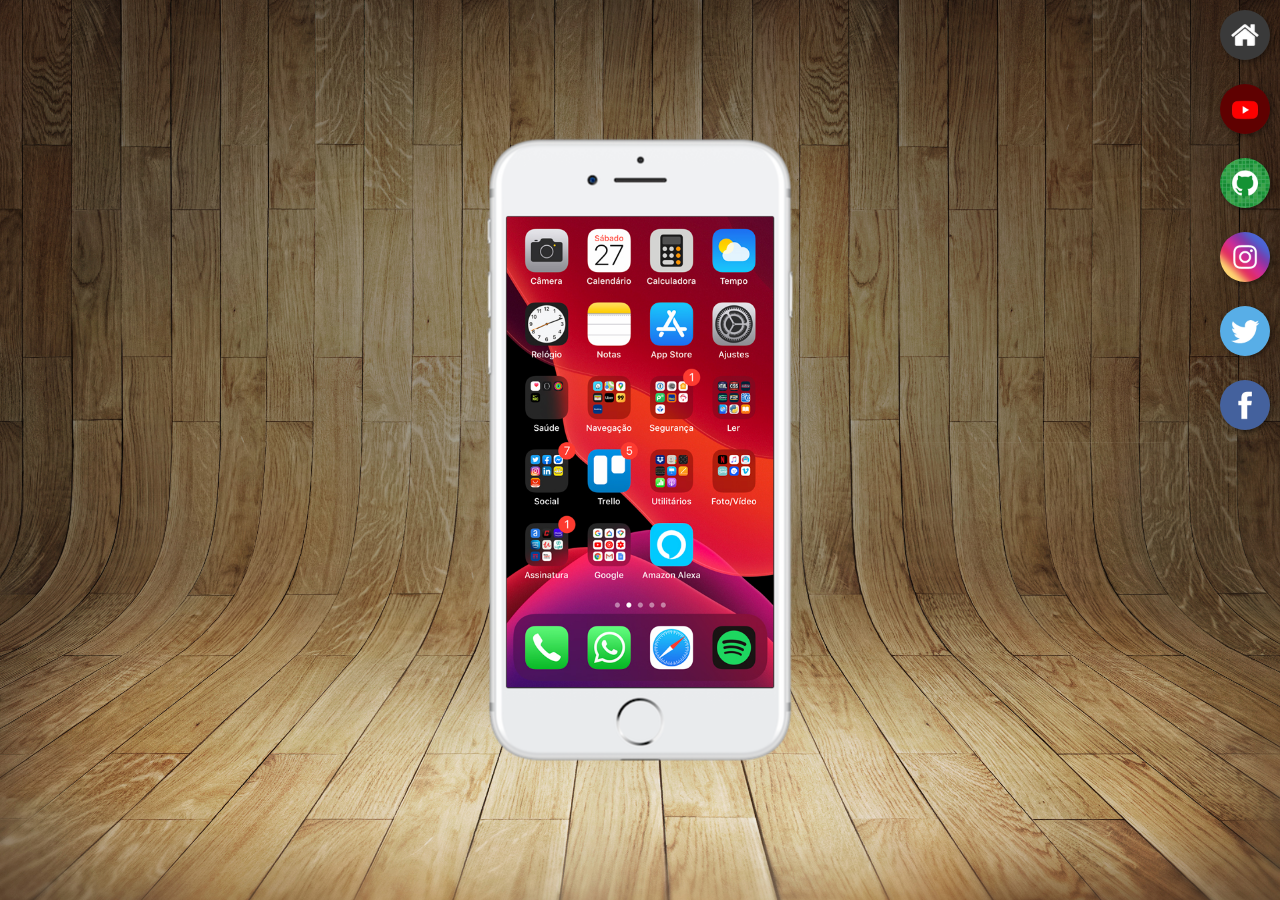
<file: index.html>
<!DOCTYPE html>
<html lang="pt-br">
<head>
    <meta charset="UTF-8">
    <meta name="viewport" content="width=device-width, initial-scale=1.0">
    <link rel="shortcut icon" href="favicon.ico" type="image/x-icon">
    <link rel="stylesheet" href="estilos/style.css">
    <title>Projetos Redes Sociais</title>
</head>
<body>
    <main>
        <section id="telefone">
            <iframe src="home.html" name="tela" id="tela" frameborder="0">
                Seu navegador nâo é compativel com isso.
            </iframe>
        </section>
        <section id="redes-sociais">
            <a href="home.html" target="tela"><img src="imagens/logo-home.jpg" alt="Home"></a><br>
            <a href="youtube.html" target="tela"><img src="imagens/logo-youtube.jpg" alt="YouTube"></a><br>
            <a href="github.html" target="tela"><img src="imagens/logo-github.jpg" alt="GitHub"></a><br>
            <a href="instagram.html" target="tela"><img src="imagens/logo-instagram.jpg" alt="Instagram"></a><br>
            <a href="twitter.html" target="tela"><img src="imagens/logo-twitter.jpg" alt="Twitter"></a><br>
            <a href="facebook.html" target="tela"><img src="imagens/logo-facebook.jpg" alt="Faceboock"></a>
        </section>
    </main>
</body>
</html>
</file>
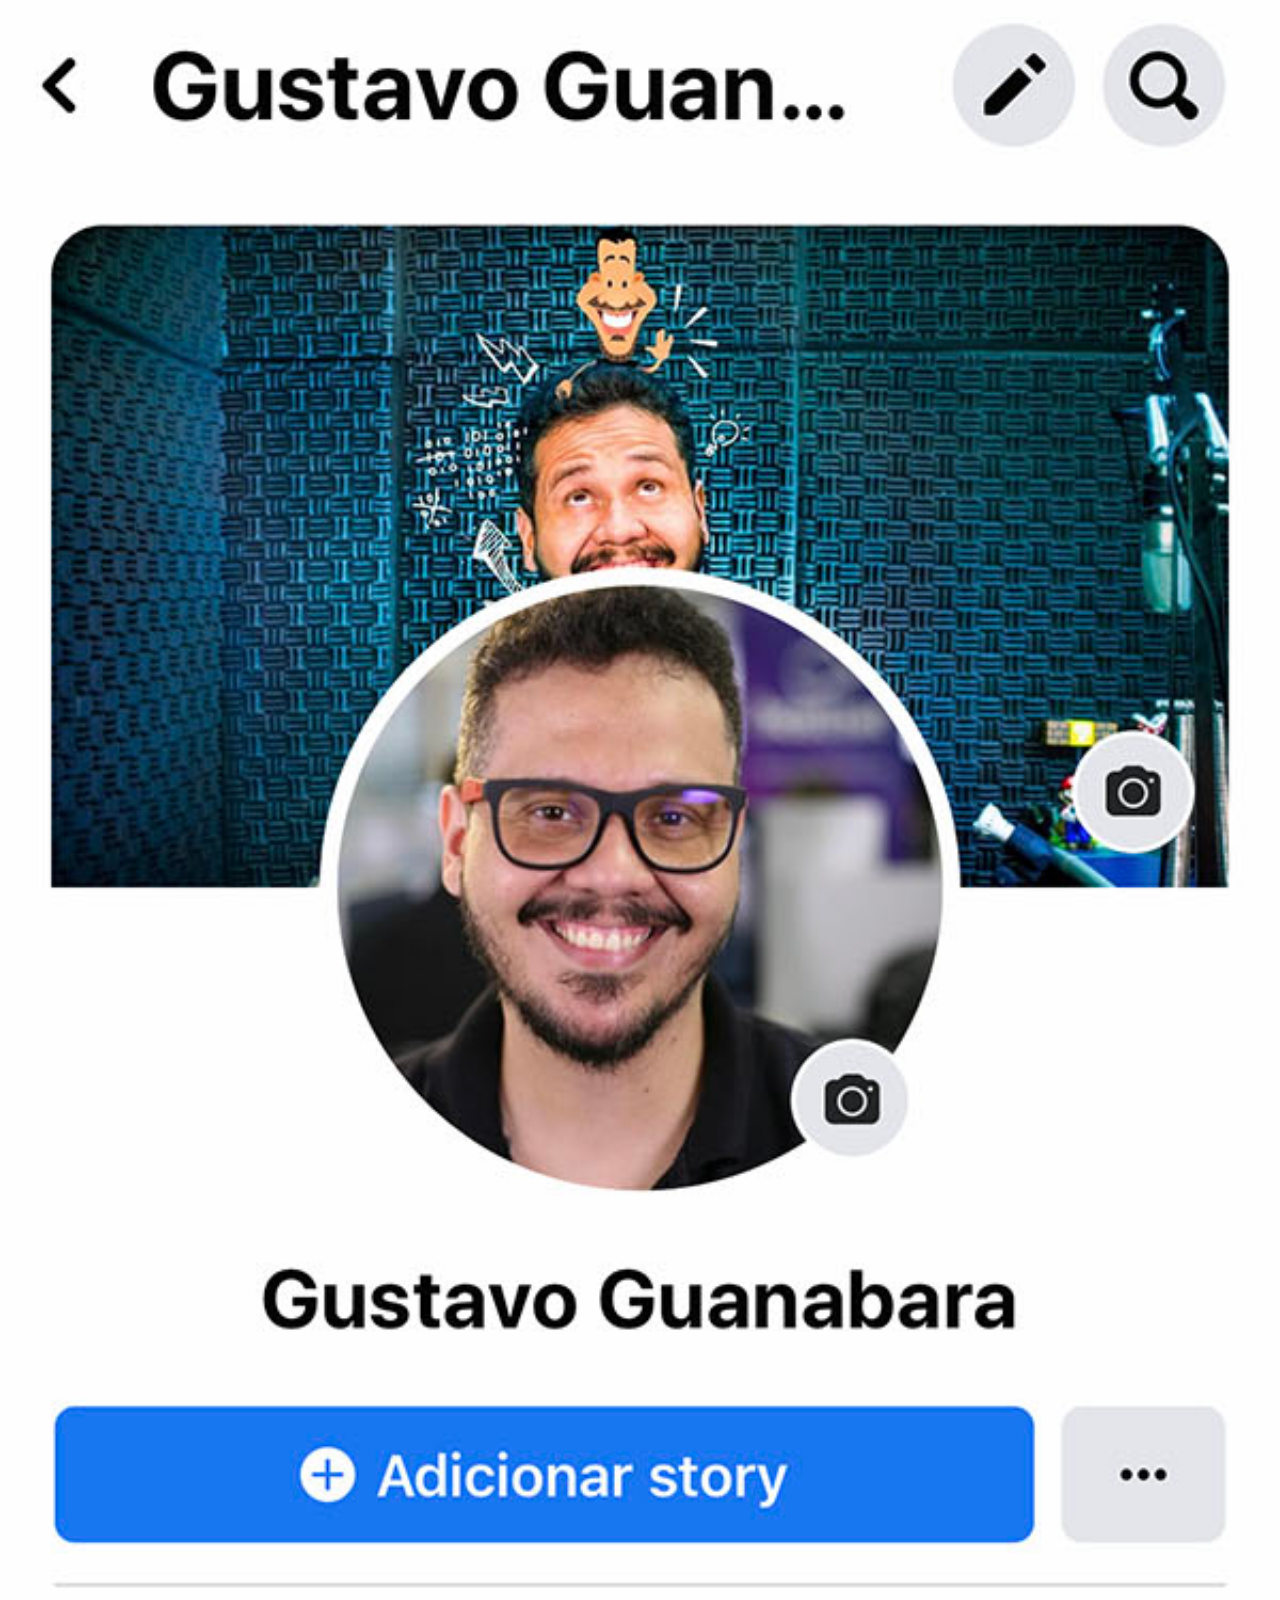
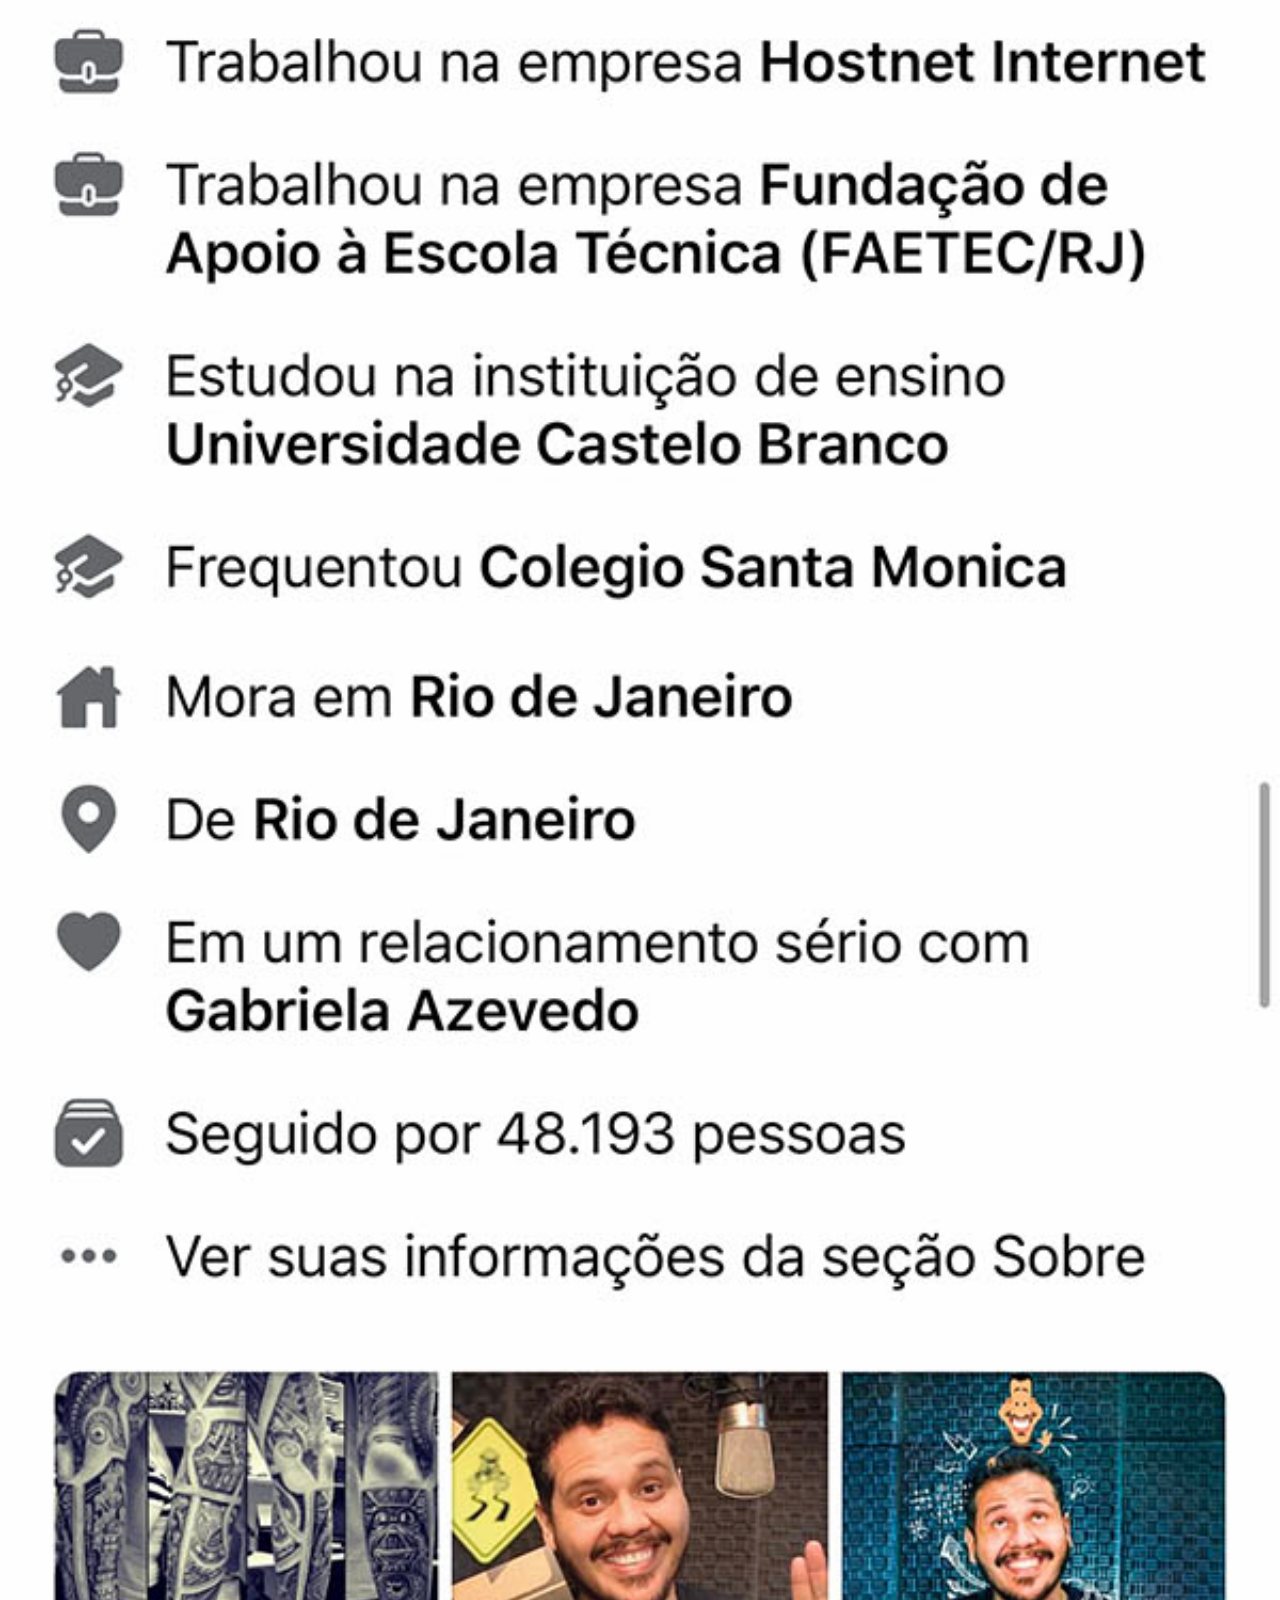
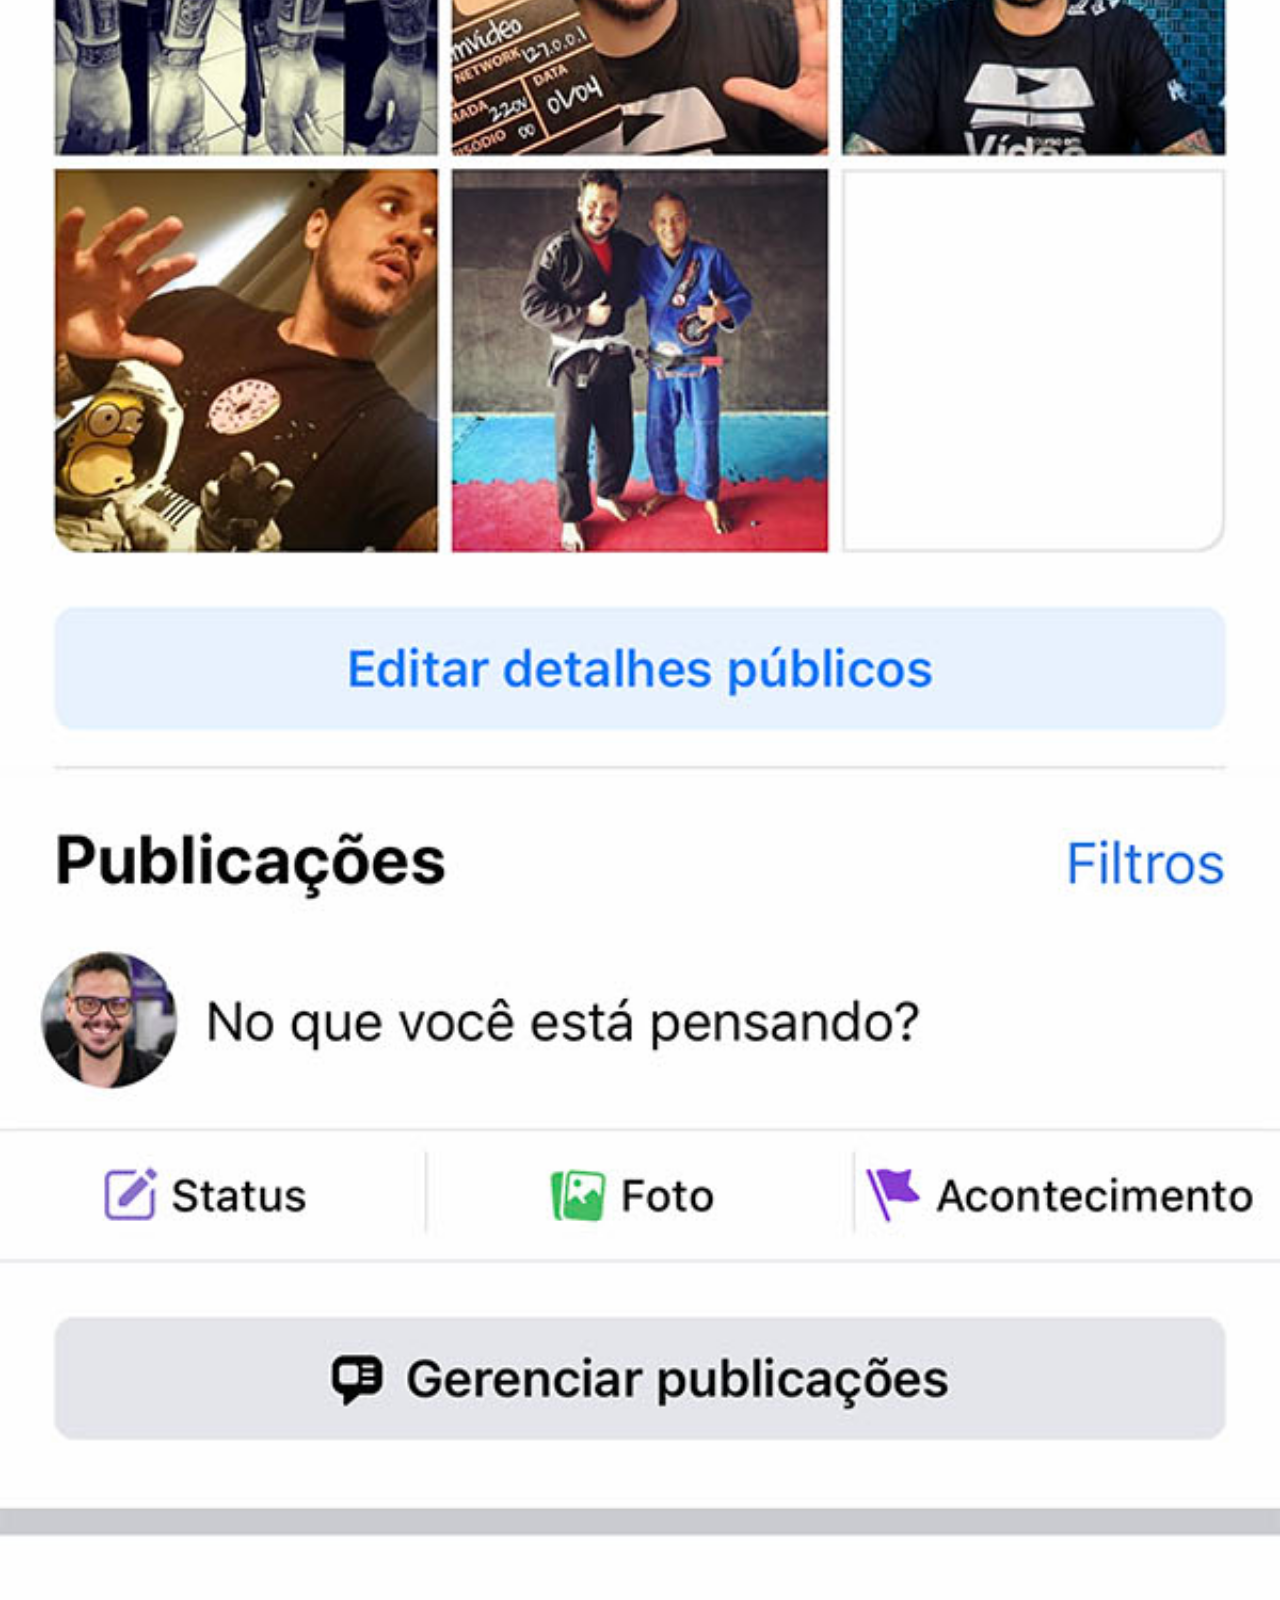
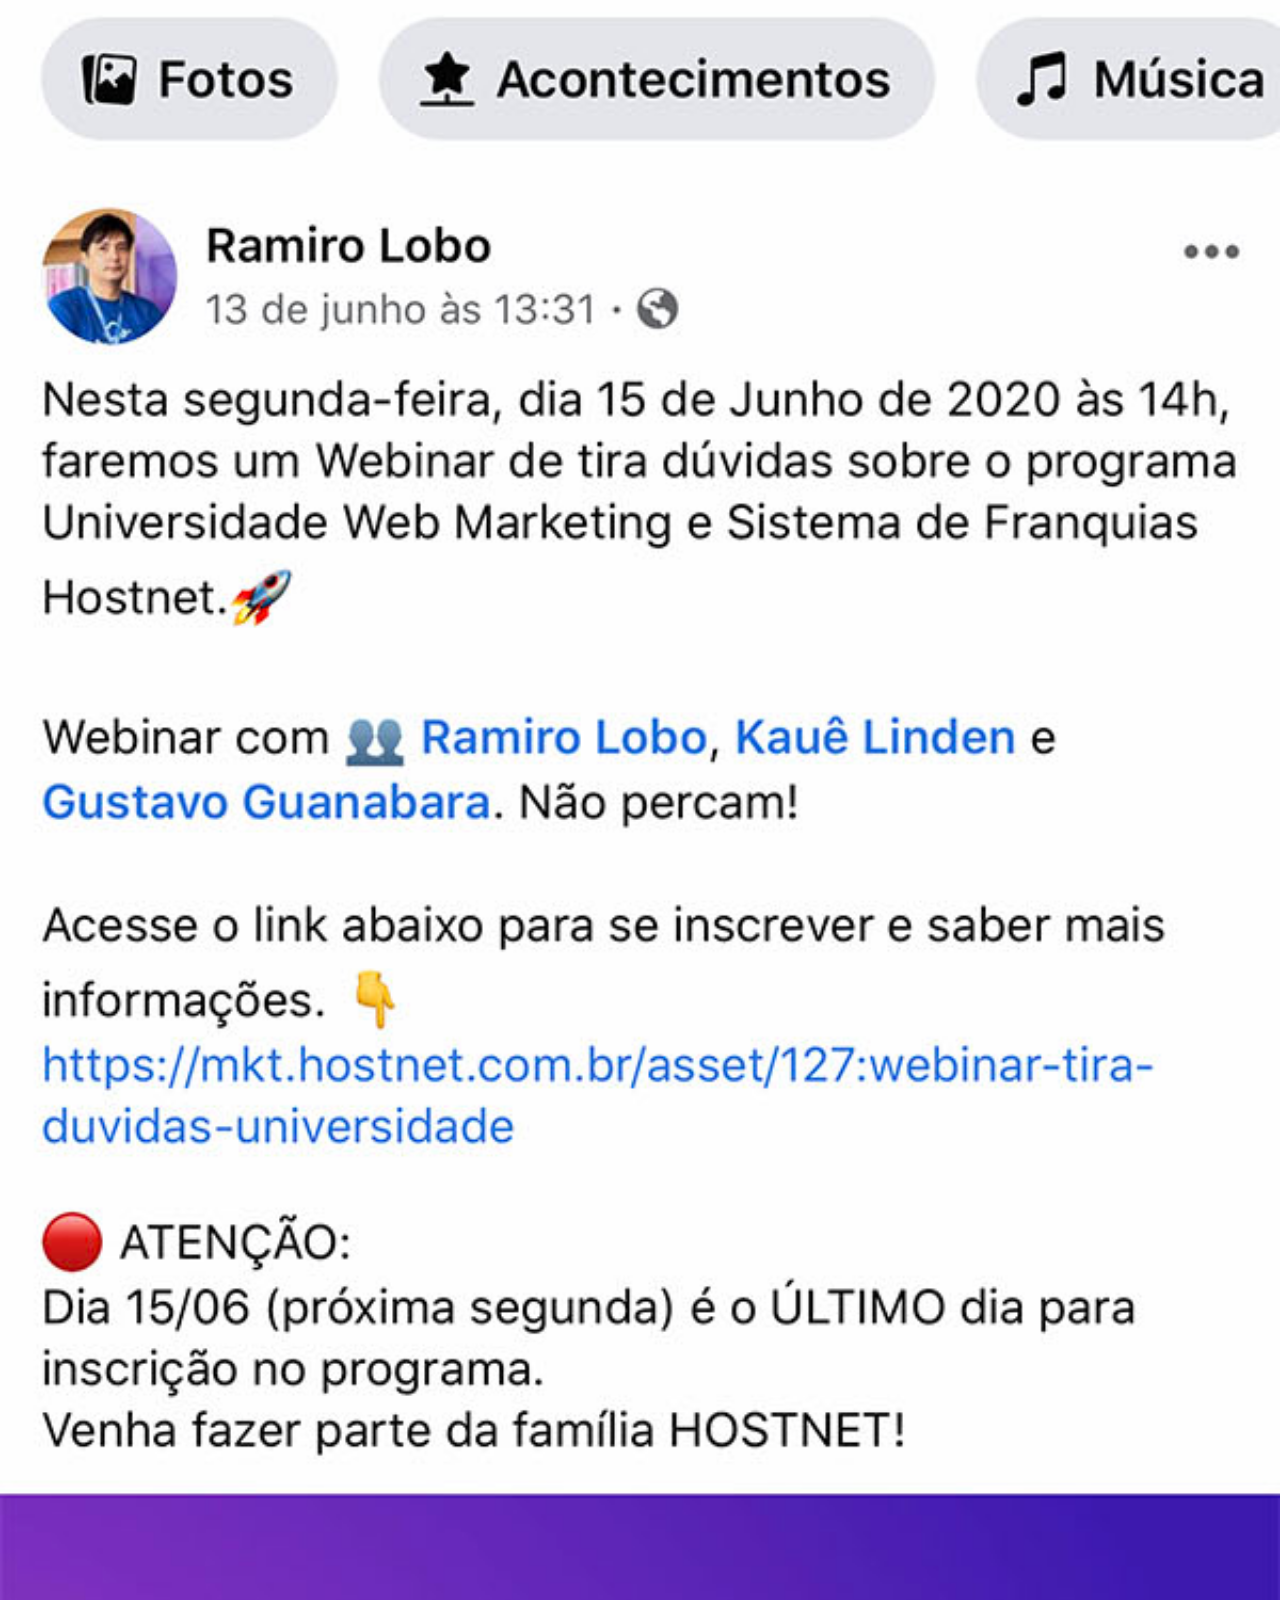
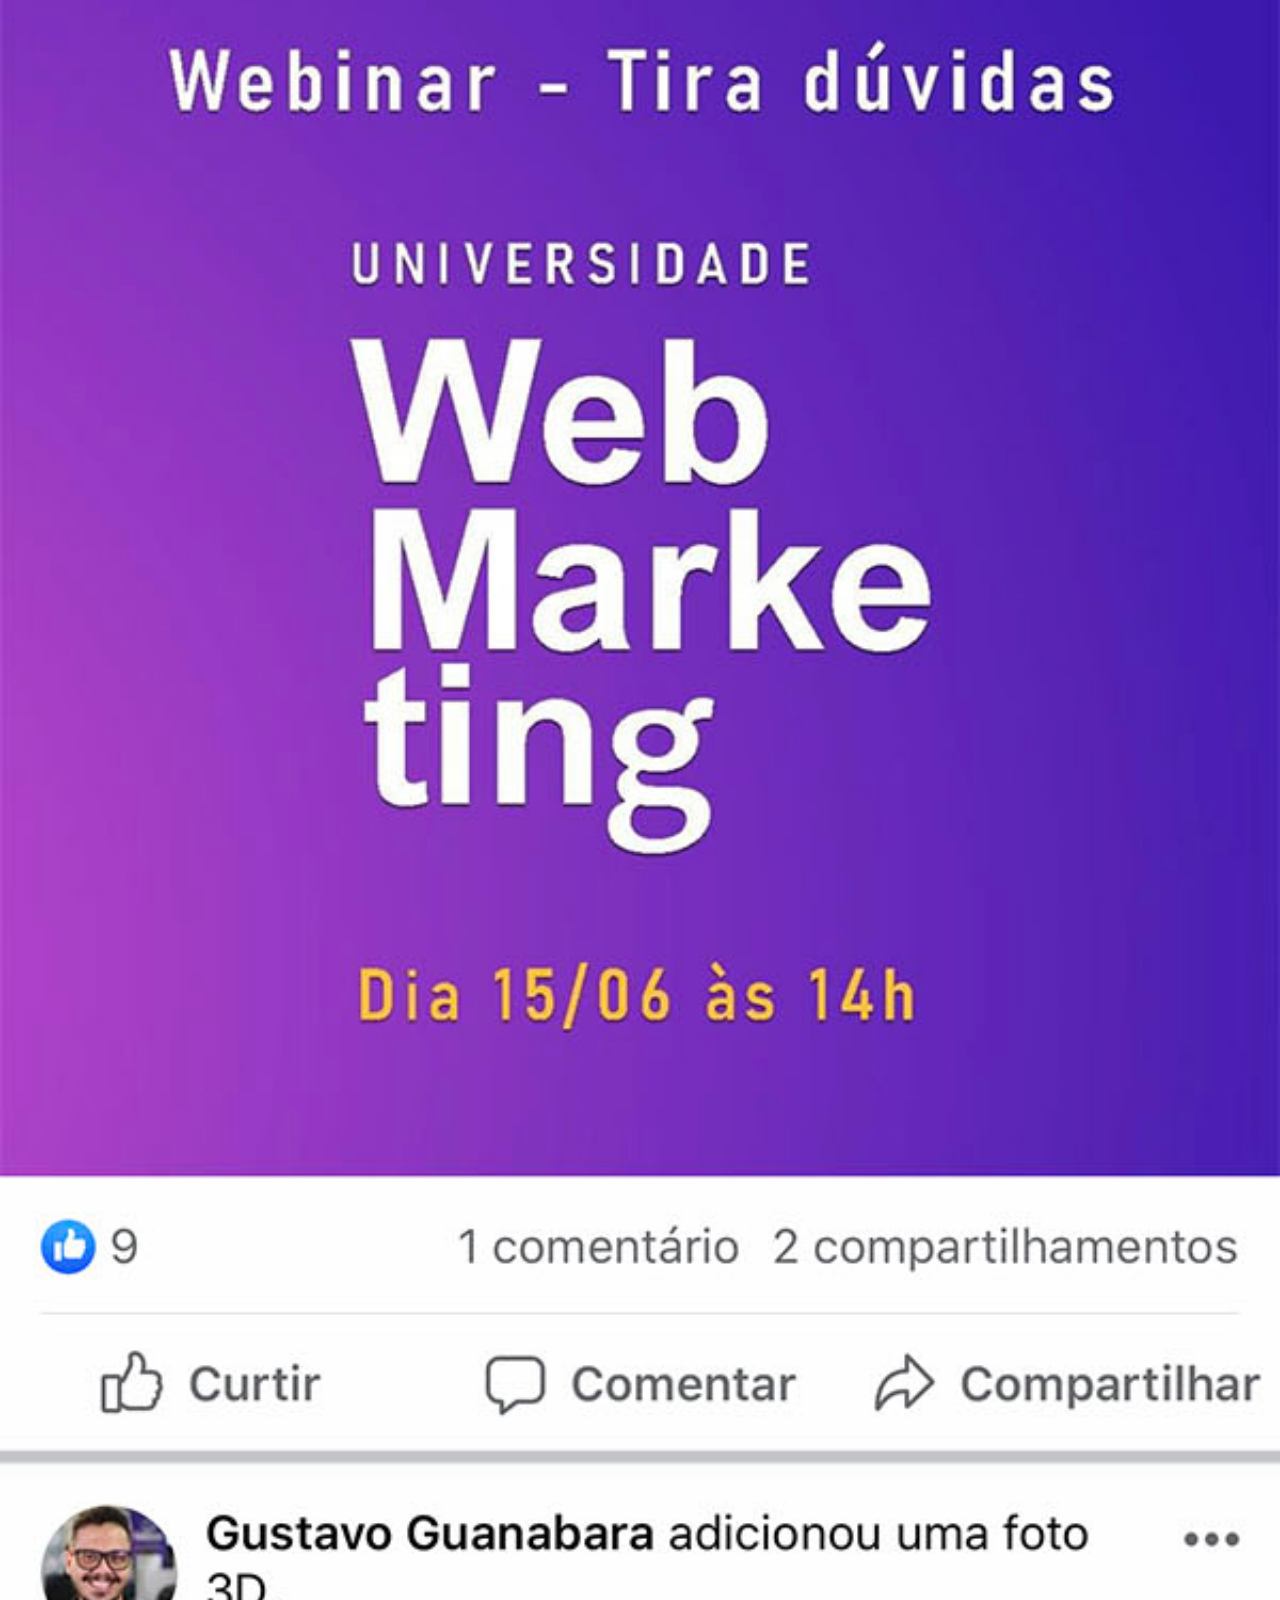
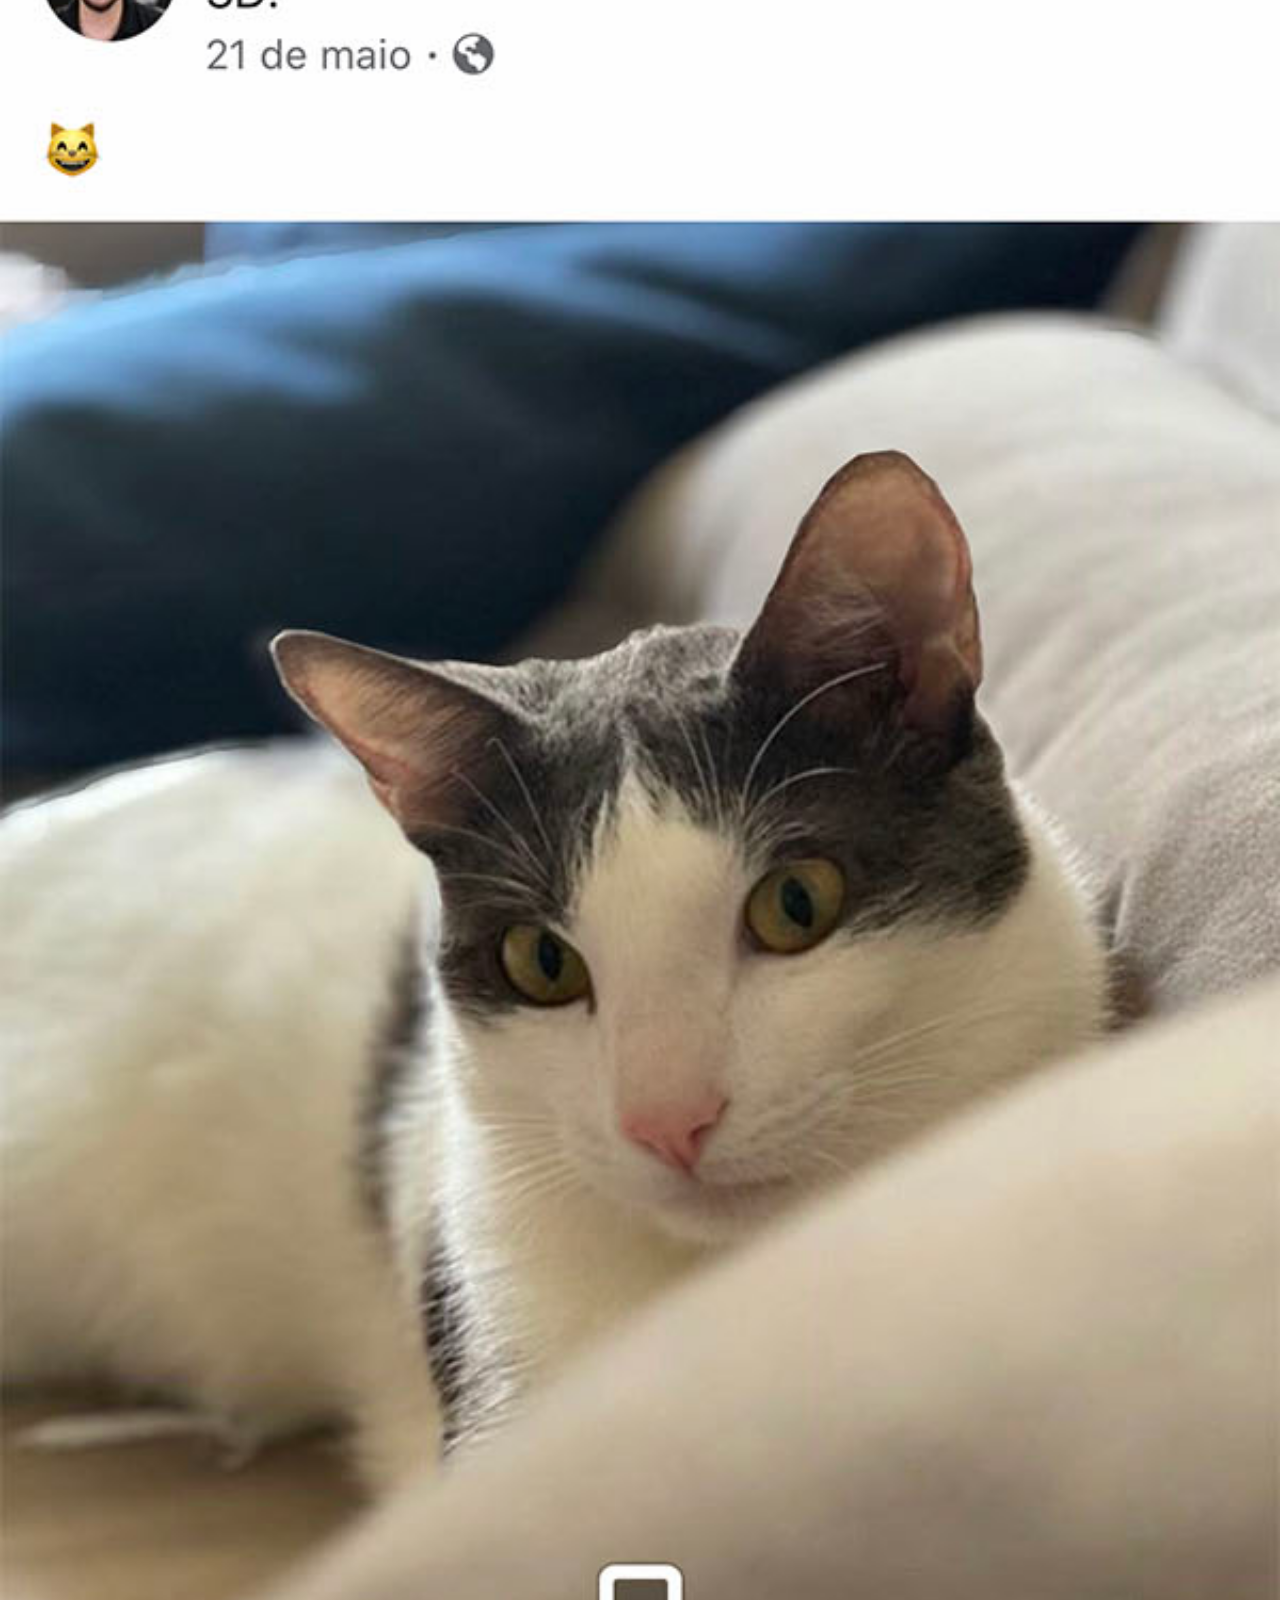
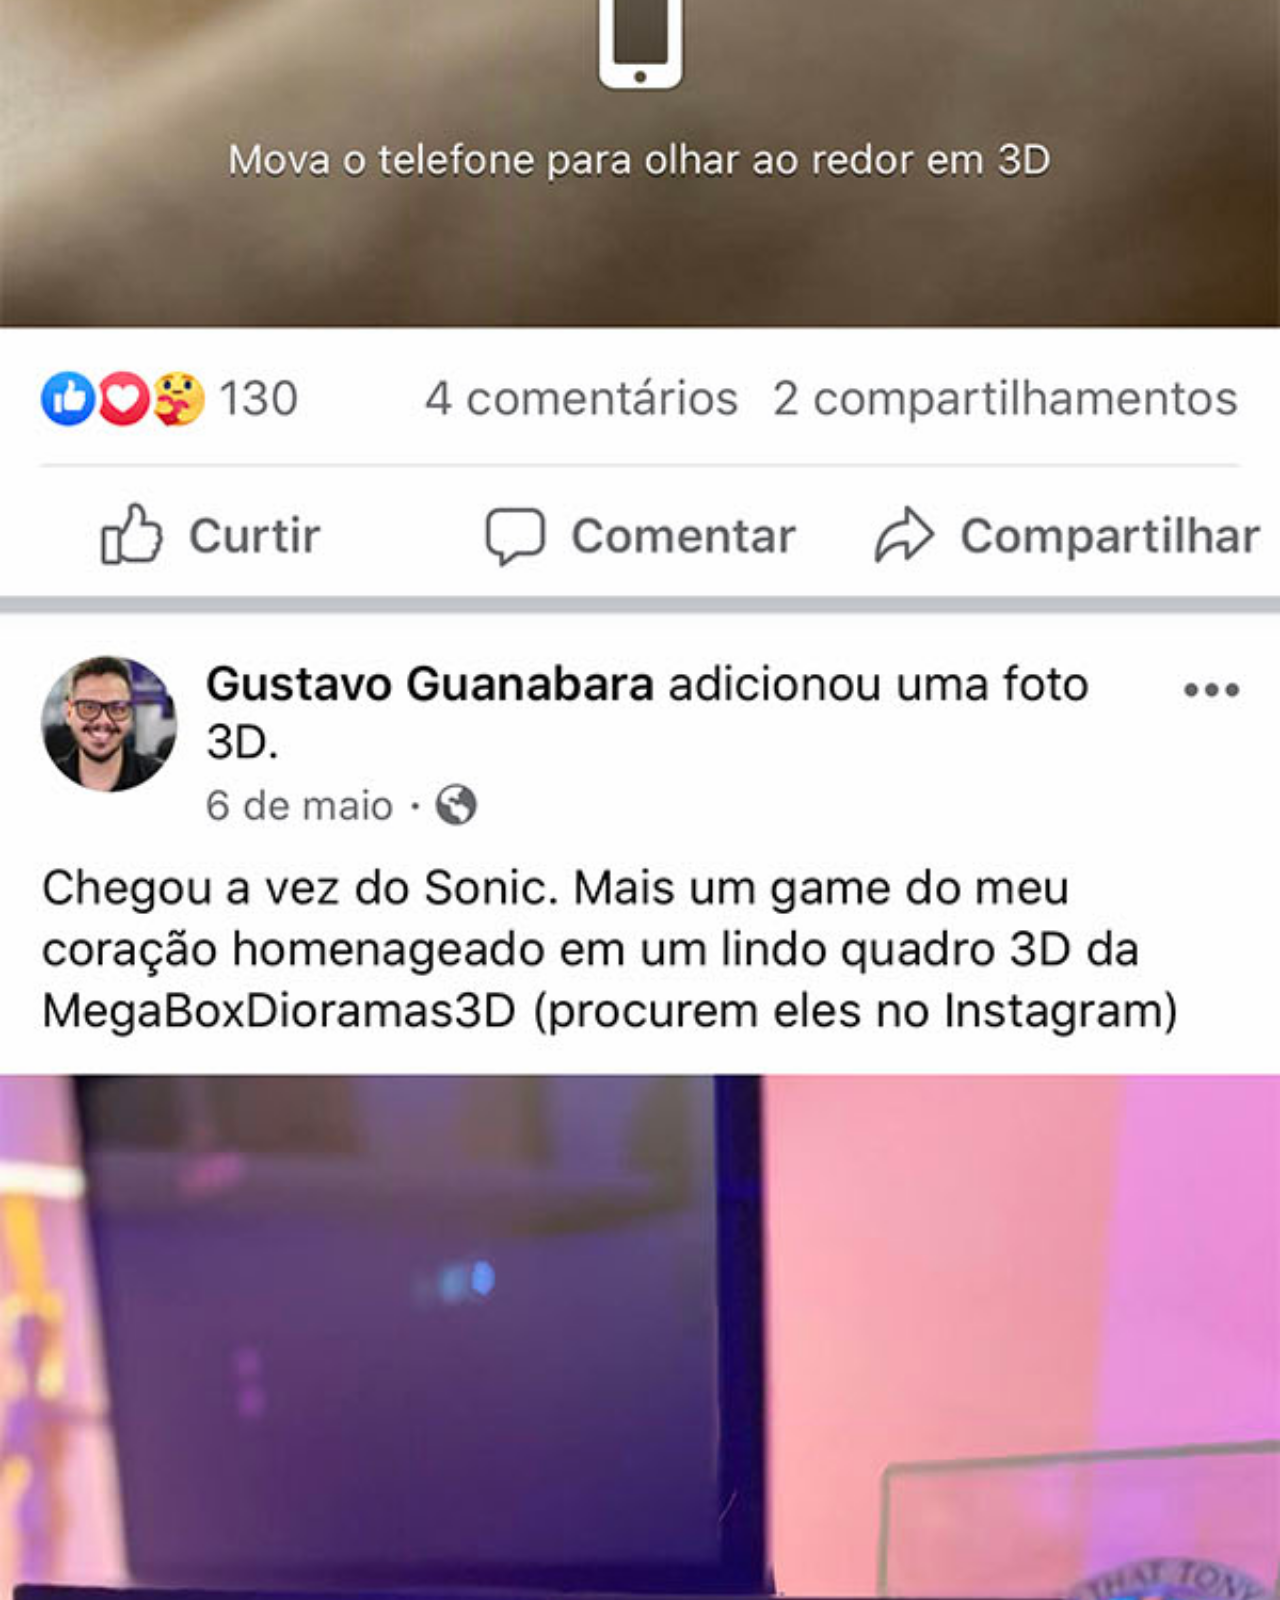
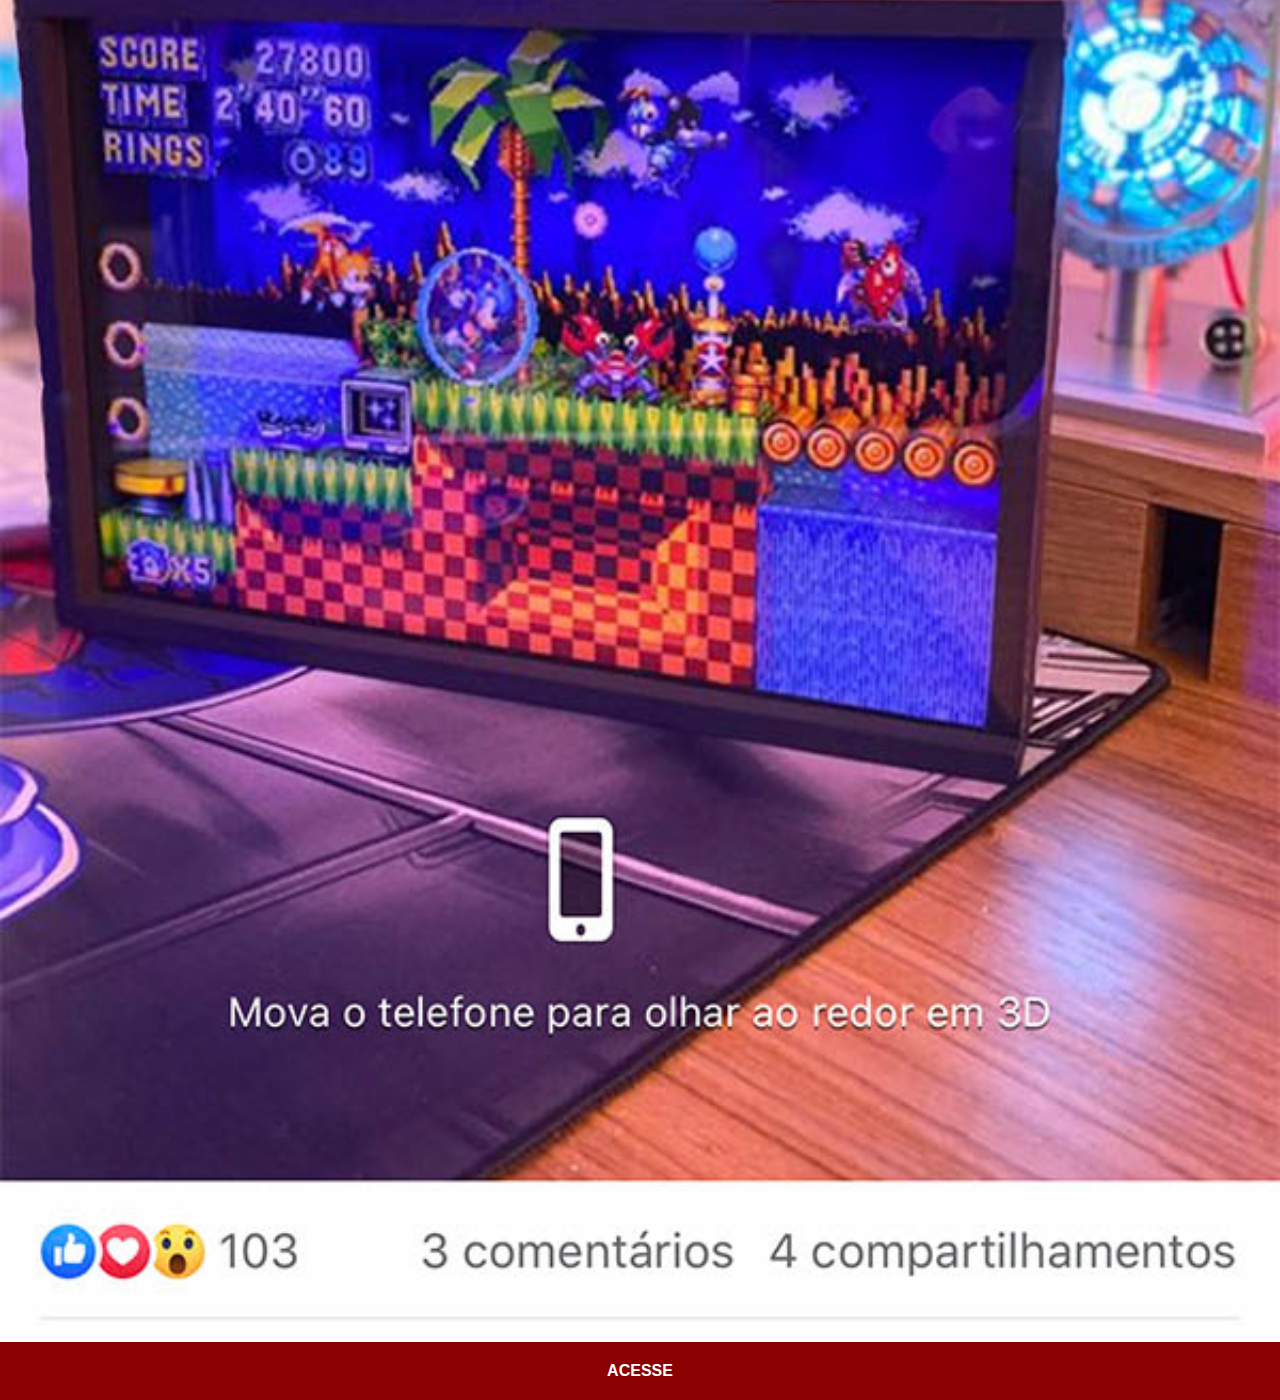
<file: facebook.html>
<!DOCTYPE html>
<html lang="pt-br">
<head>
    <meta charset="UTF-8">
    <meta name="viewport" content="width=device-width, initial-scale=1.0">
    <title>Facebook</title>
    <link rel="stylesheet" href="estilos/social.css">
</head>
<body>
    <img src="imagens/tela-facebook.jpg" alt="Facebook">
    <a href="https://www.facebook.com/gustavoguanabara/?locale=pt_BR" target="_blank">ACESSE</a>
</body>
</html>
</file>
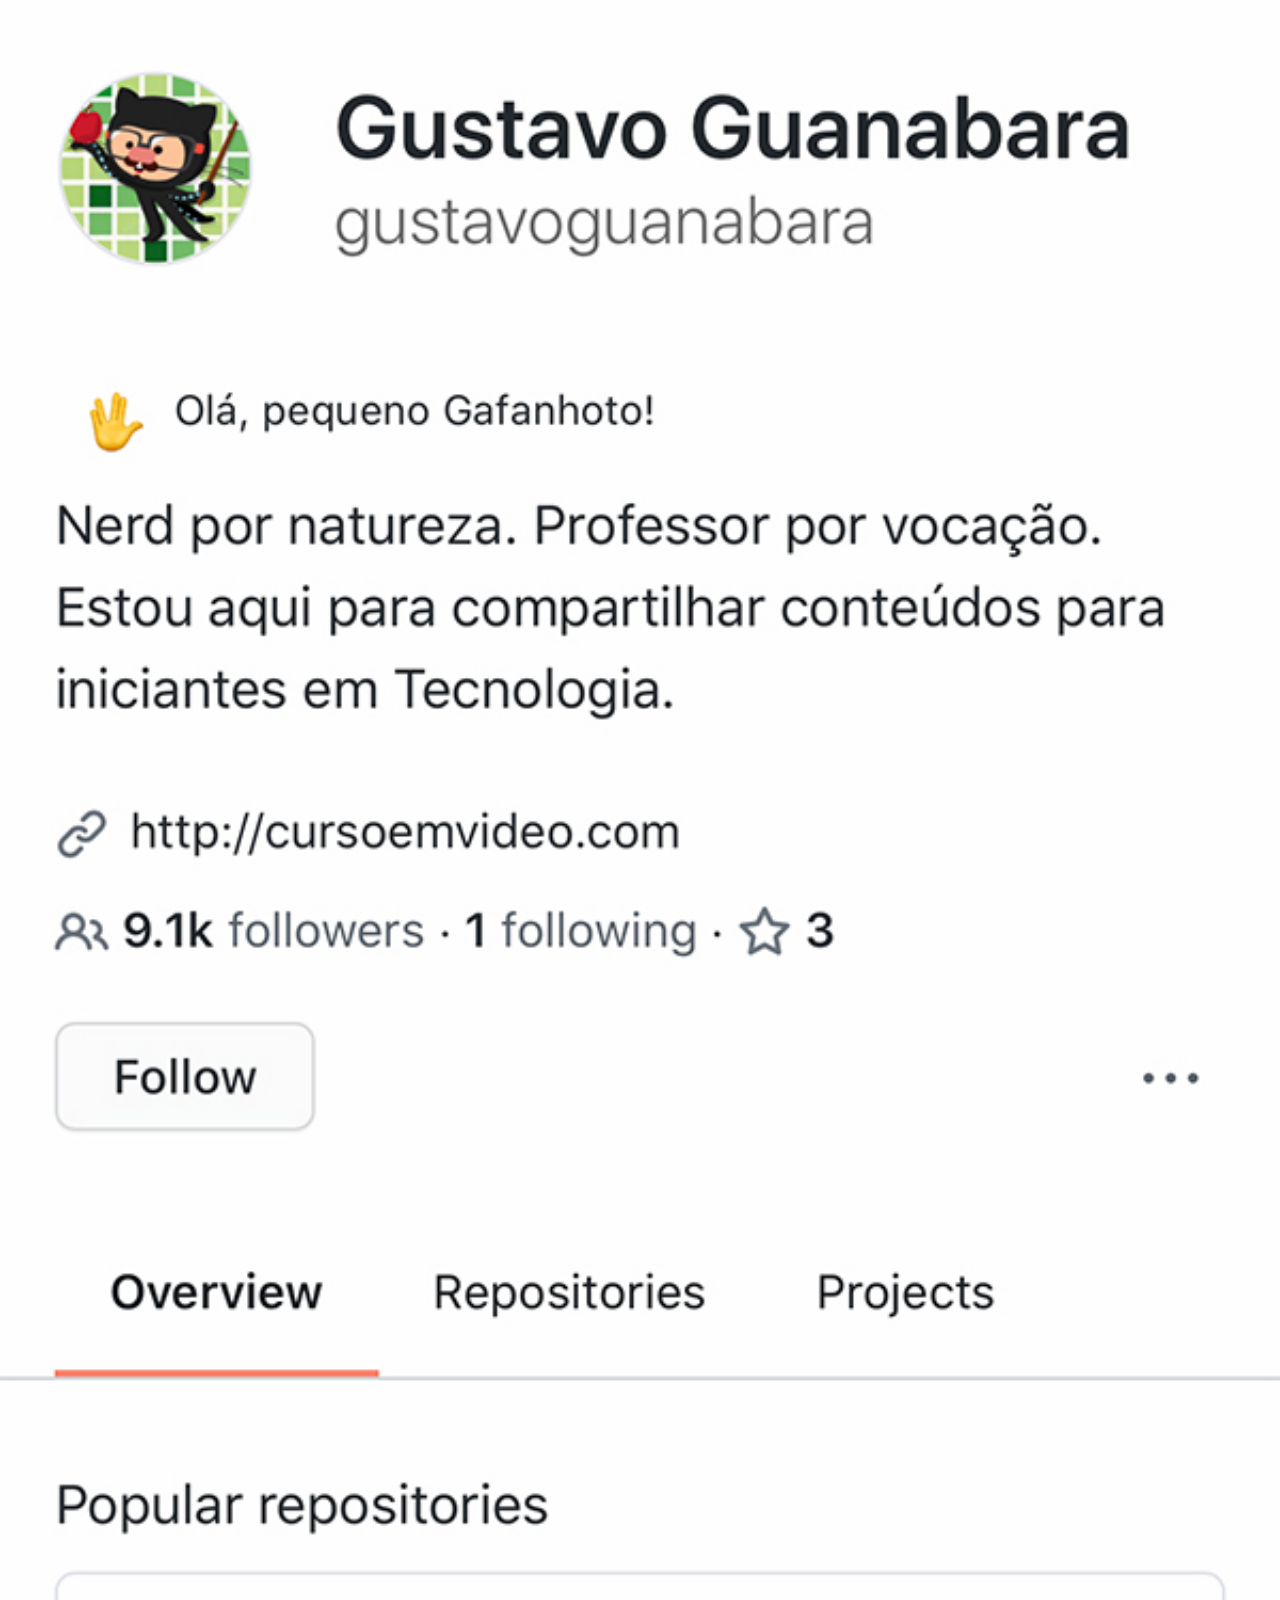
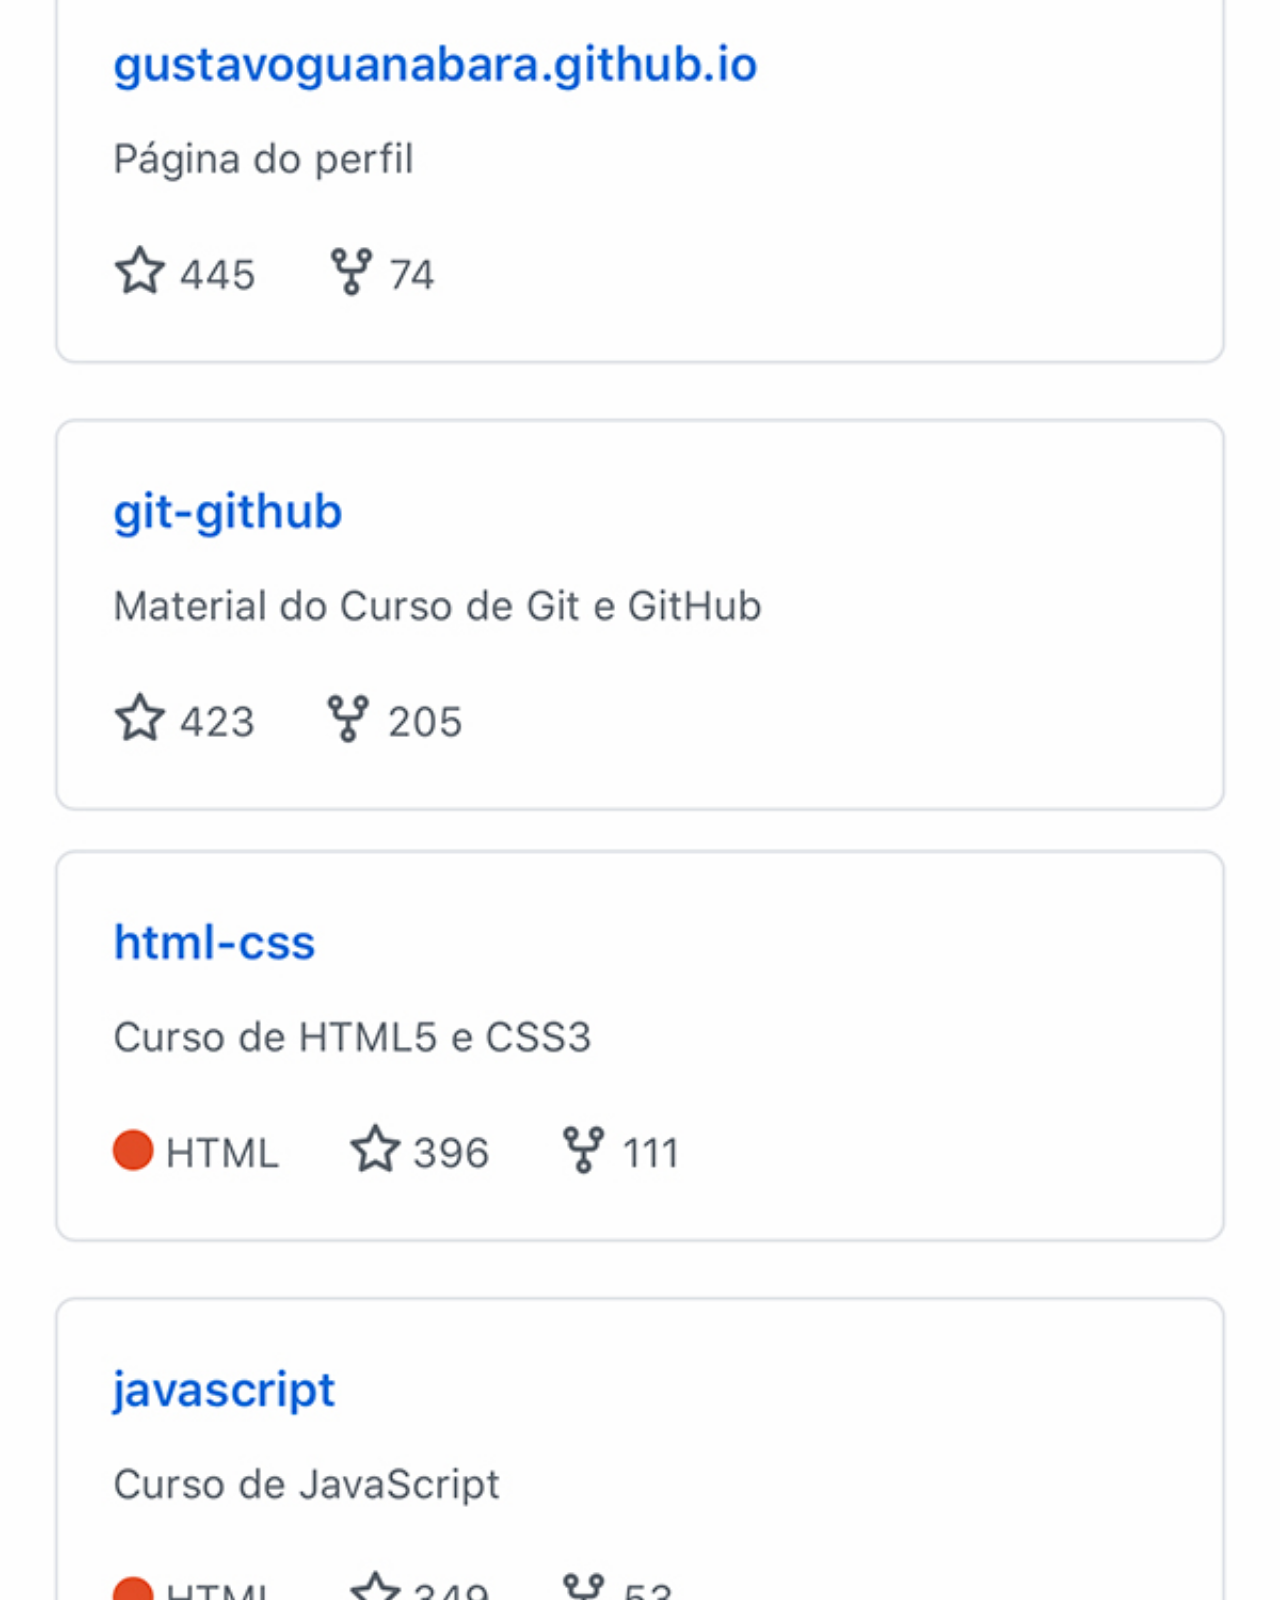
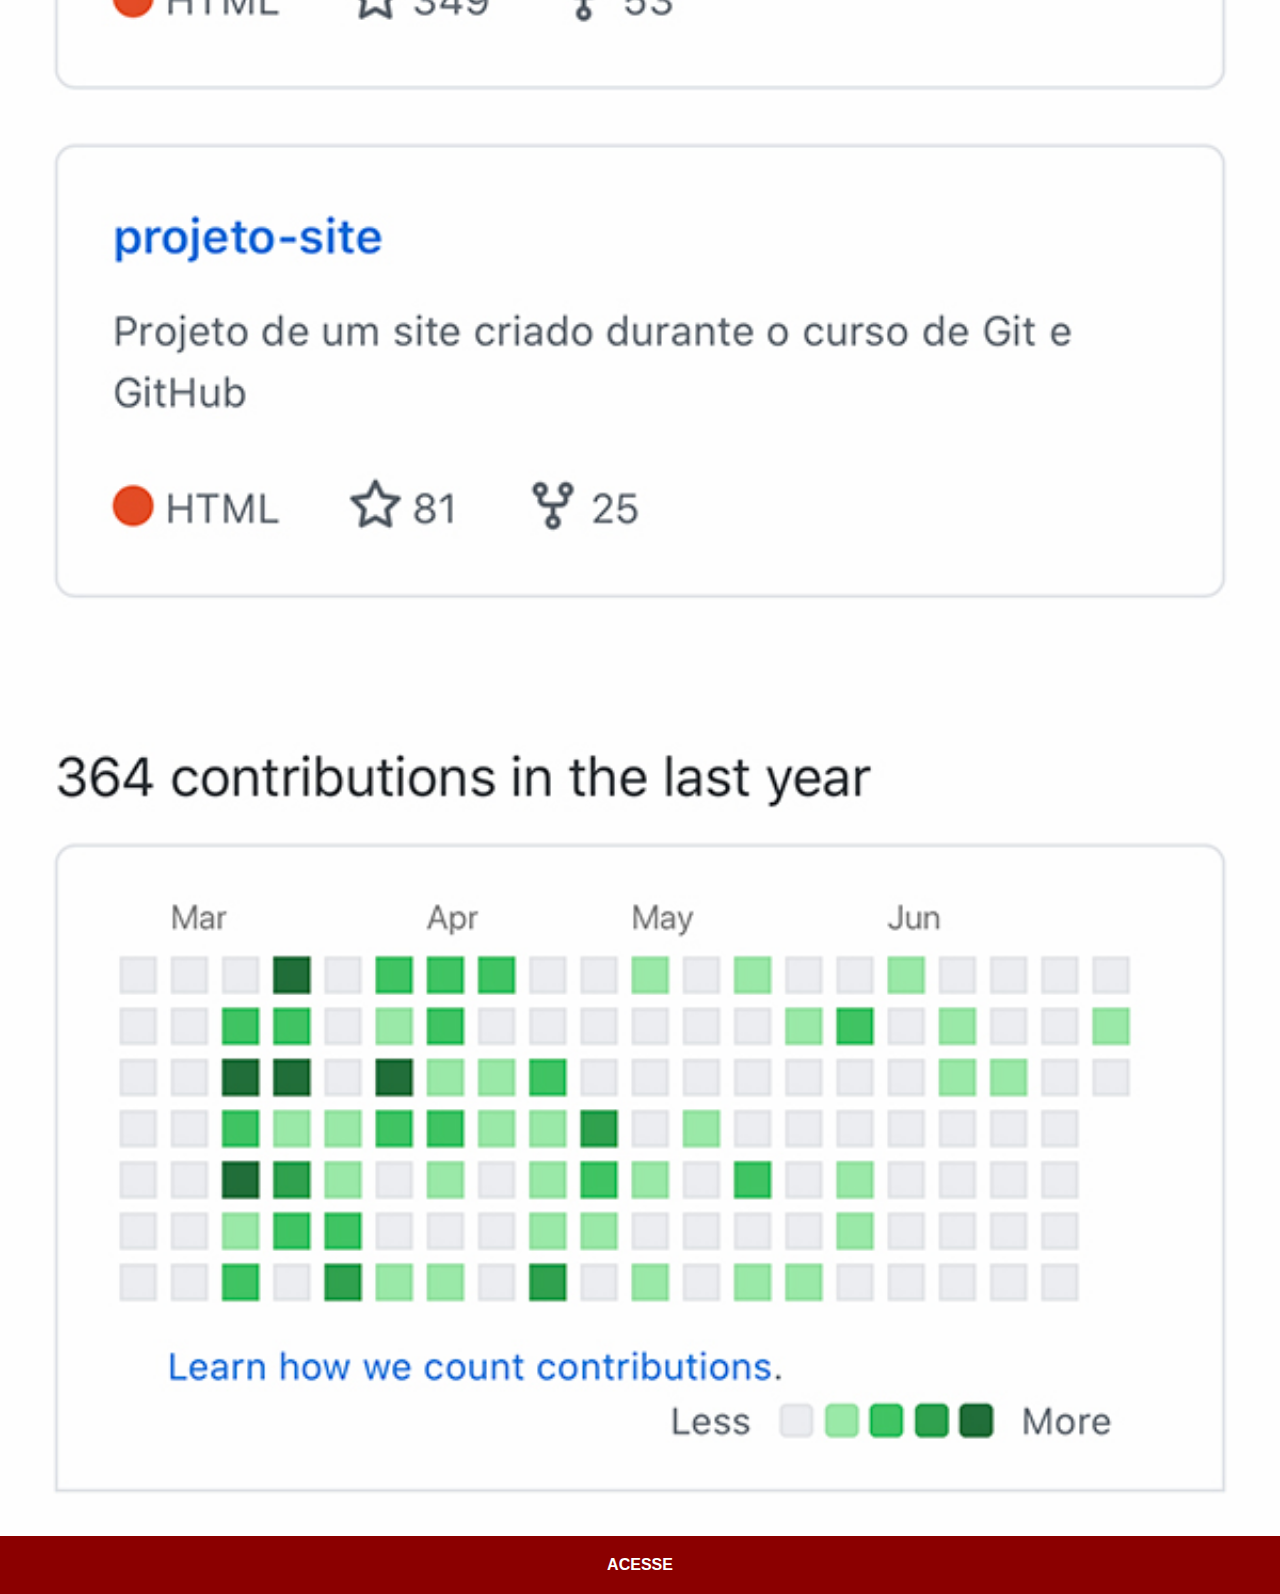
<file: github.html>
<!DOCTYPE html>
<html lang="pt-br">
<head>
    <meta charset="UTF-8">
    <meta name="viewport" content="width=device-width, initial-scale=1.0">
    <title>GitHub</title>
   <link rel="stylesheet" href="estilos/social.css">
</head>
<body>
    <img src="imagens/tela-github.jpg" alt="GitHub">
    <a href="https://github.com/gustavoguanabara" target="_blank">ACESSE</a>
</body>
</html>
</file>
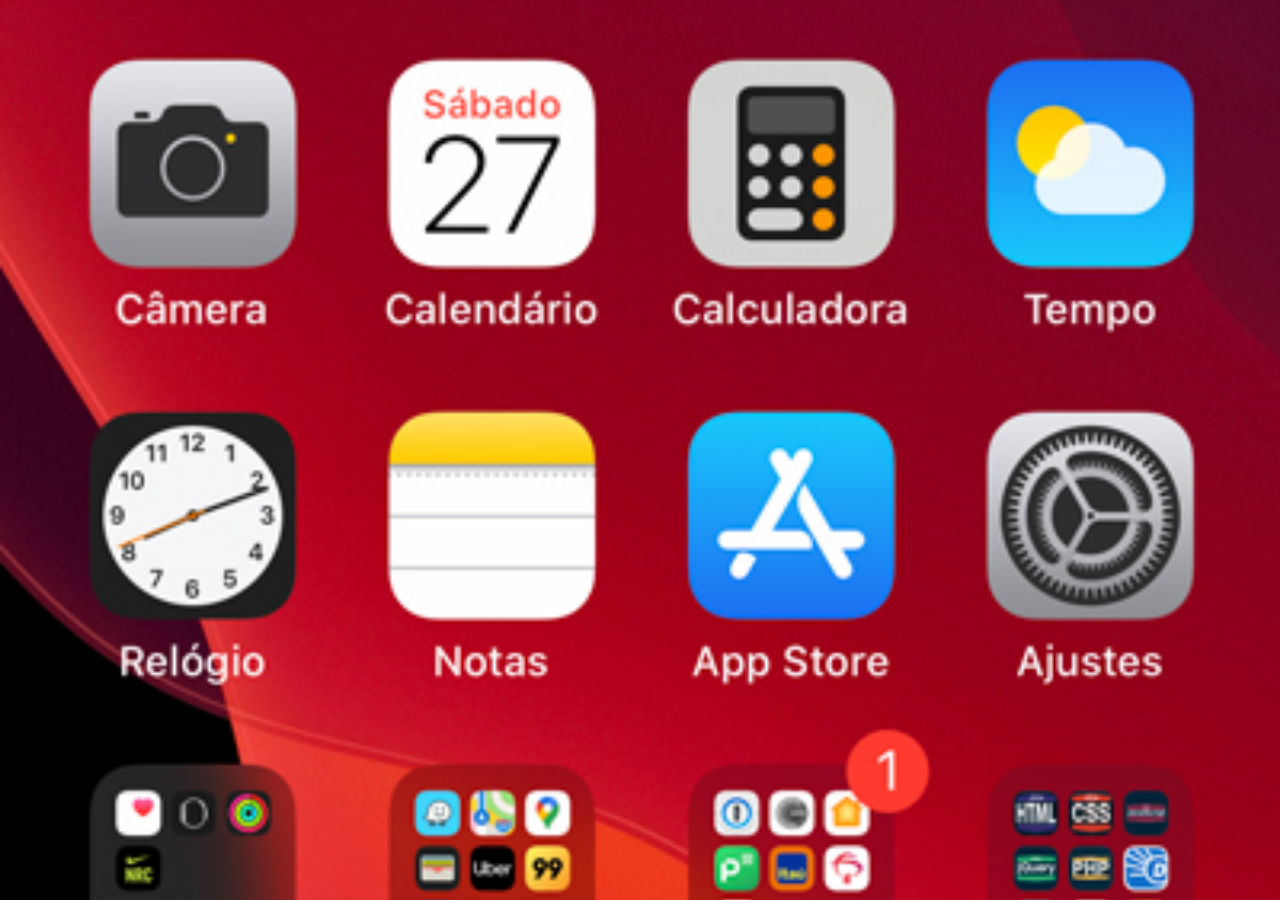
<file: home.html>
<!DOCTYPE html>
<html lang="pt-br">
<head>
    <meta charset="UTF-8">
    <meta name="viewport" content="width=device-width, initial-scale=1.0">
    <title>Home</title>
</head>
<style>
    * {
       margin: 0px; 
       padding: 0px;
    }

    body {
        width: 100vw;
        height: 100vh;
        background: black url('imagens/tela-home.jpg') no-repeat top center;
        background-size: cover;
    }
</style>
<body>
    
</body>
</html>
</file>
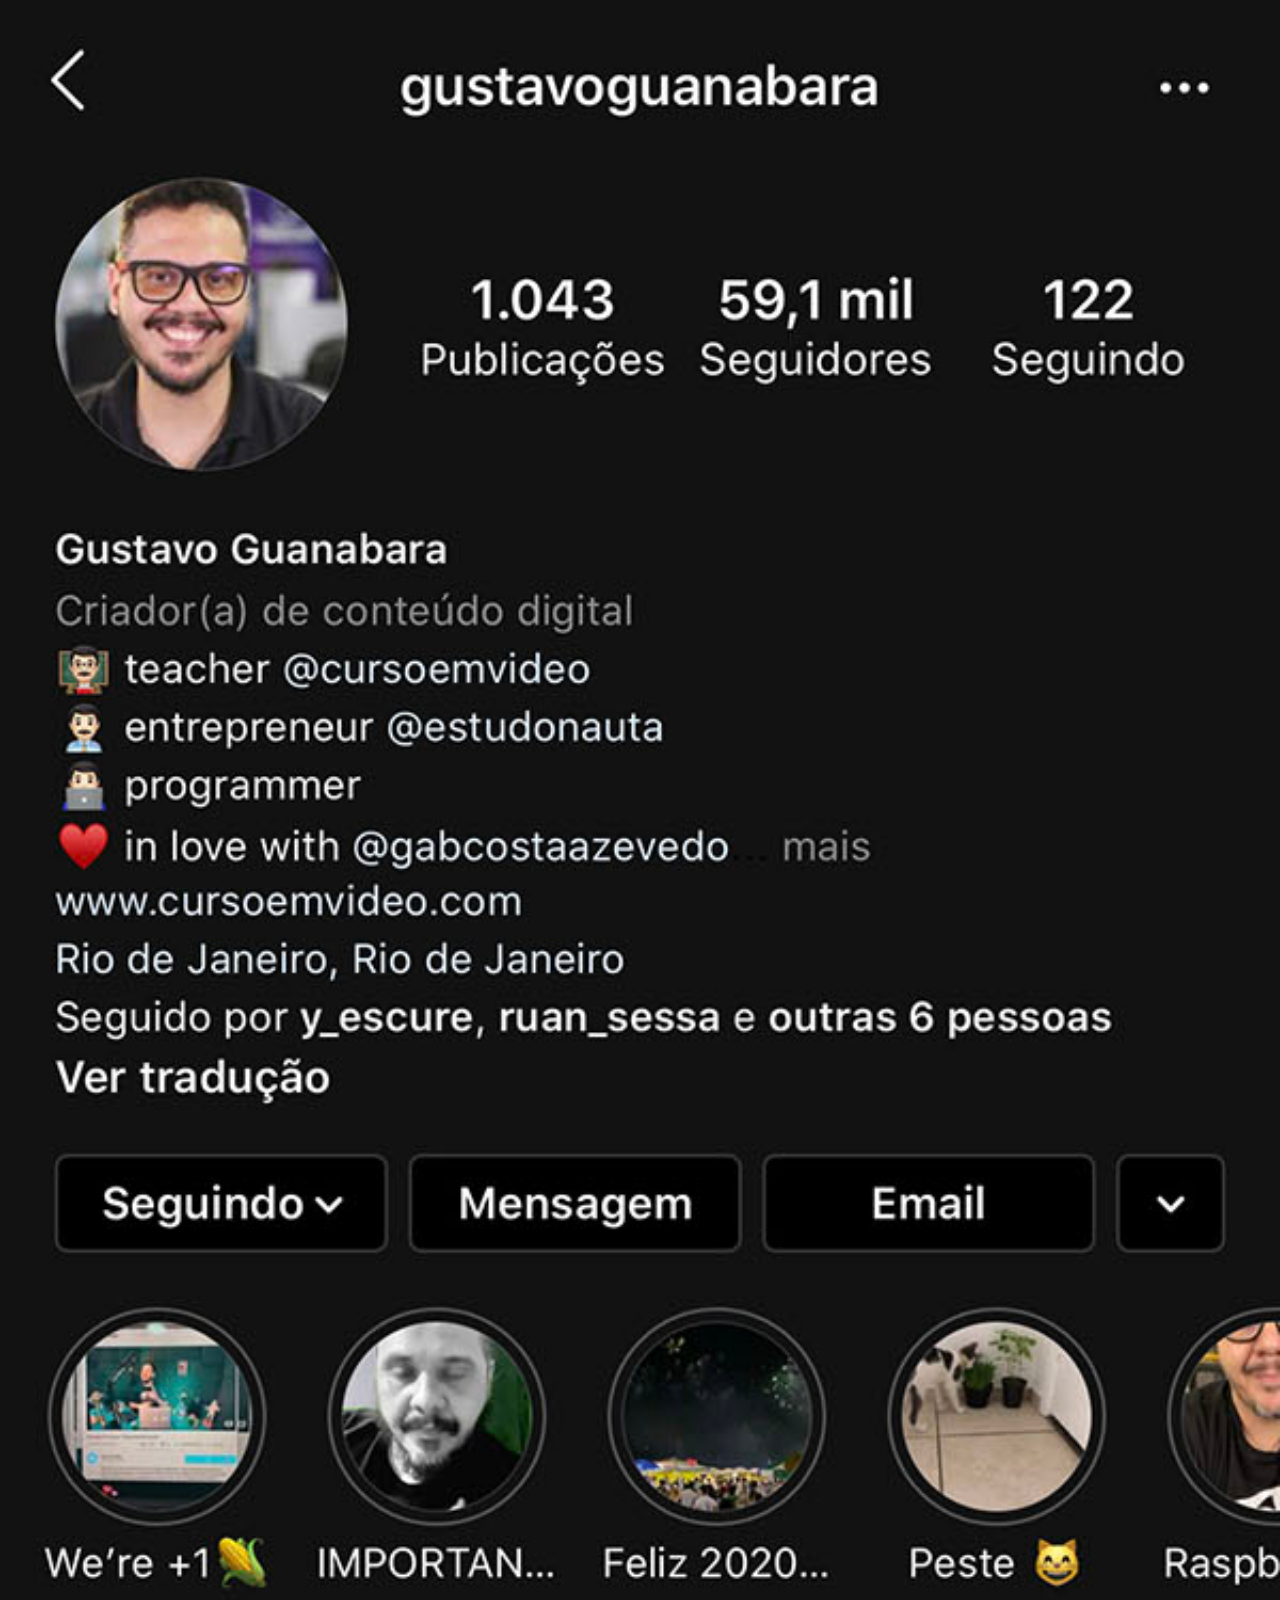
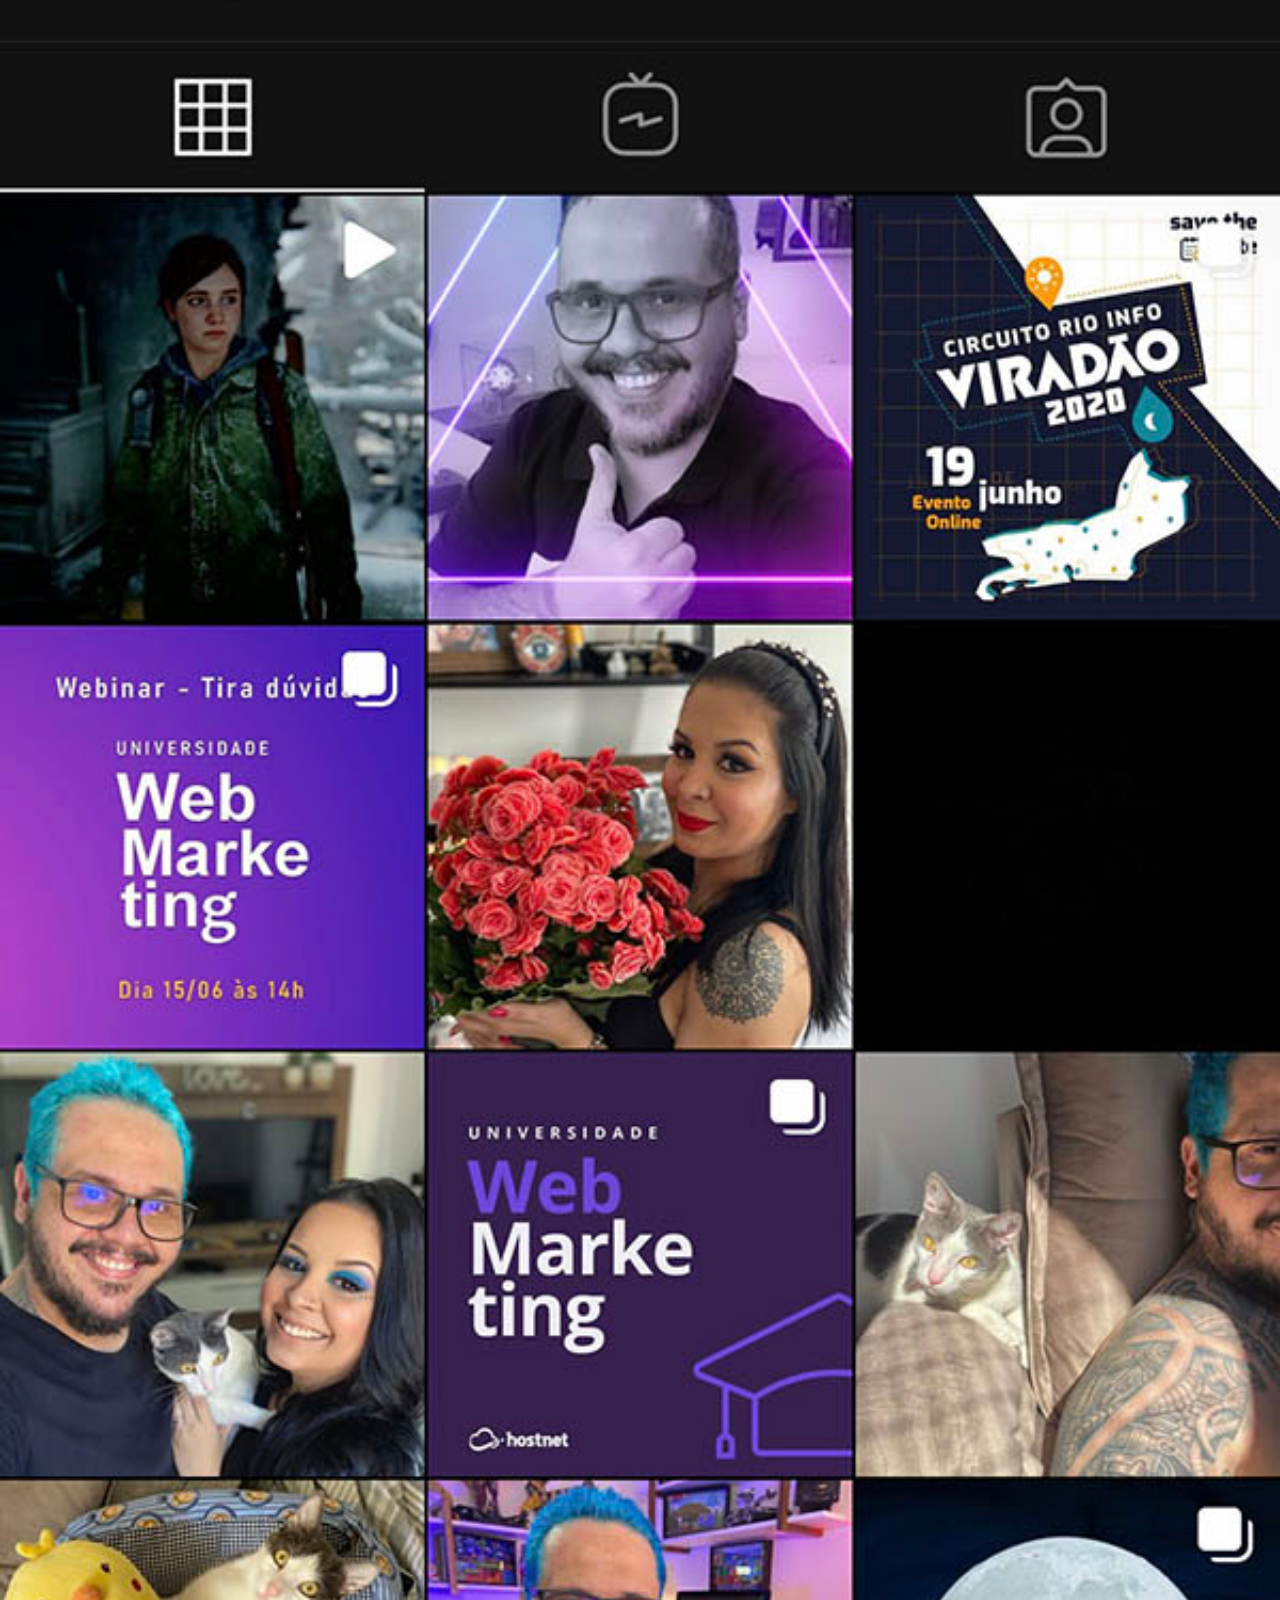
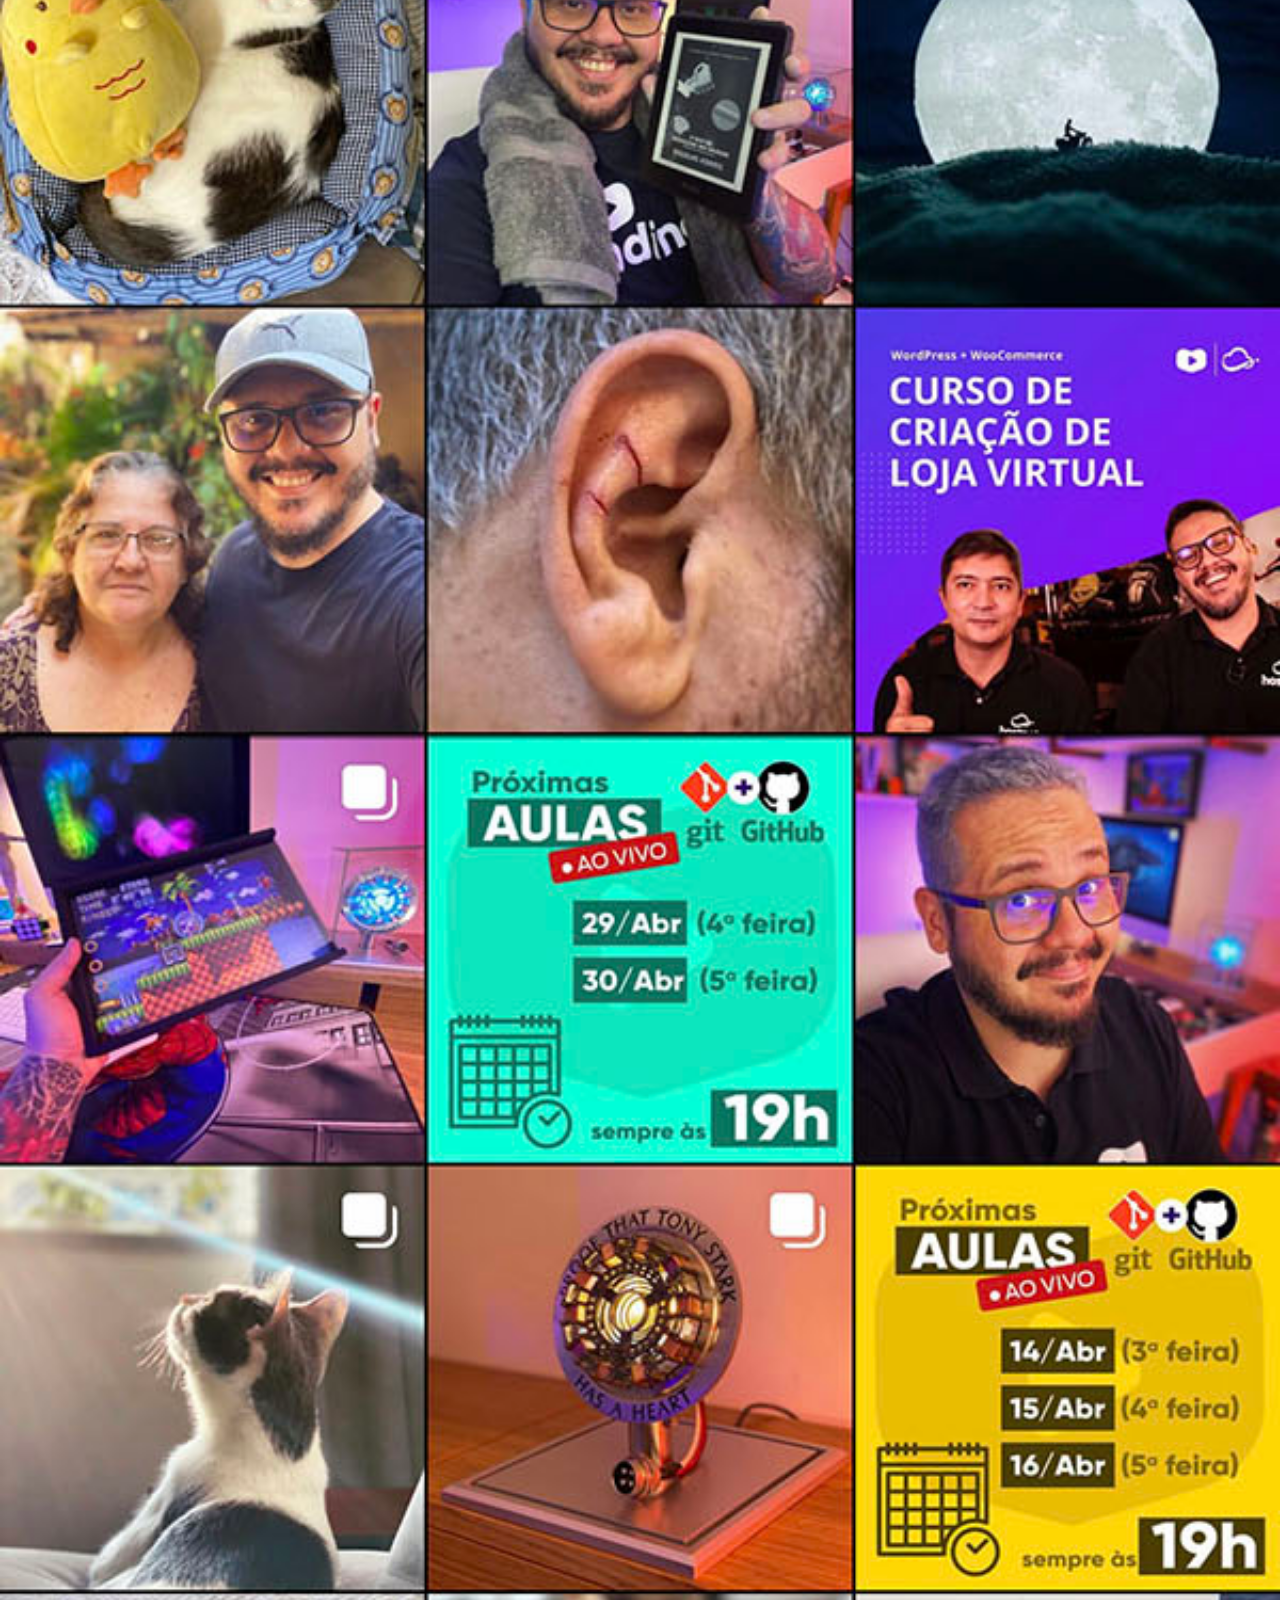
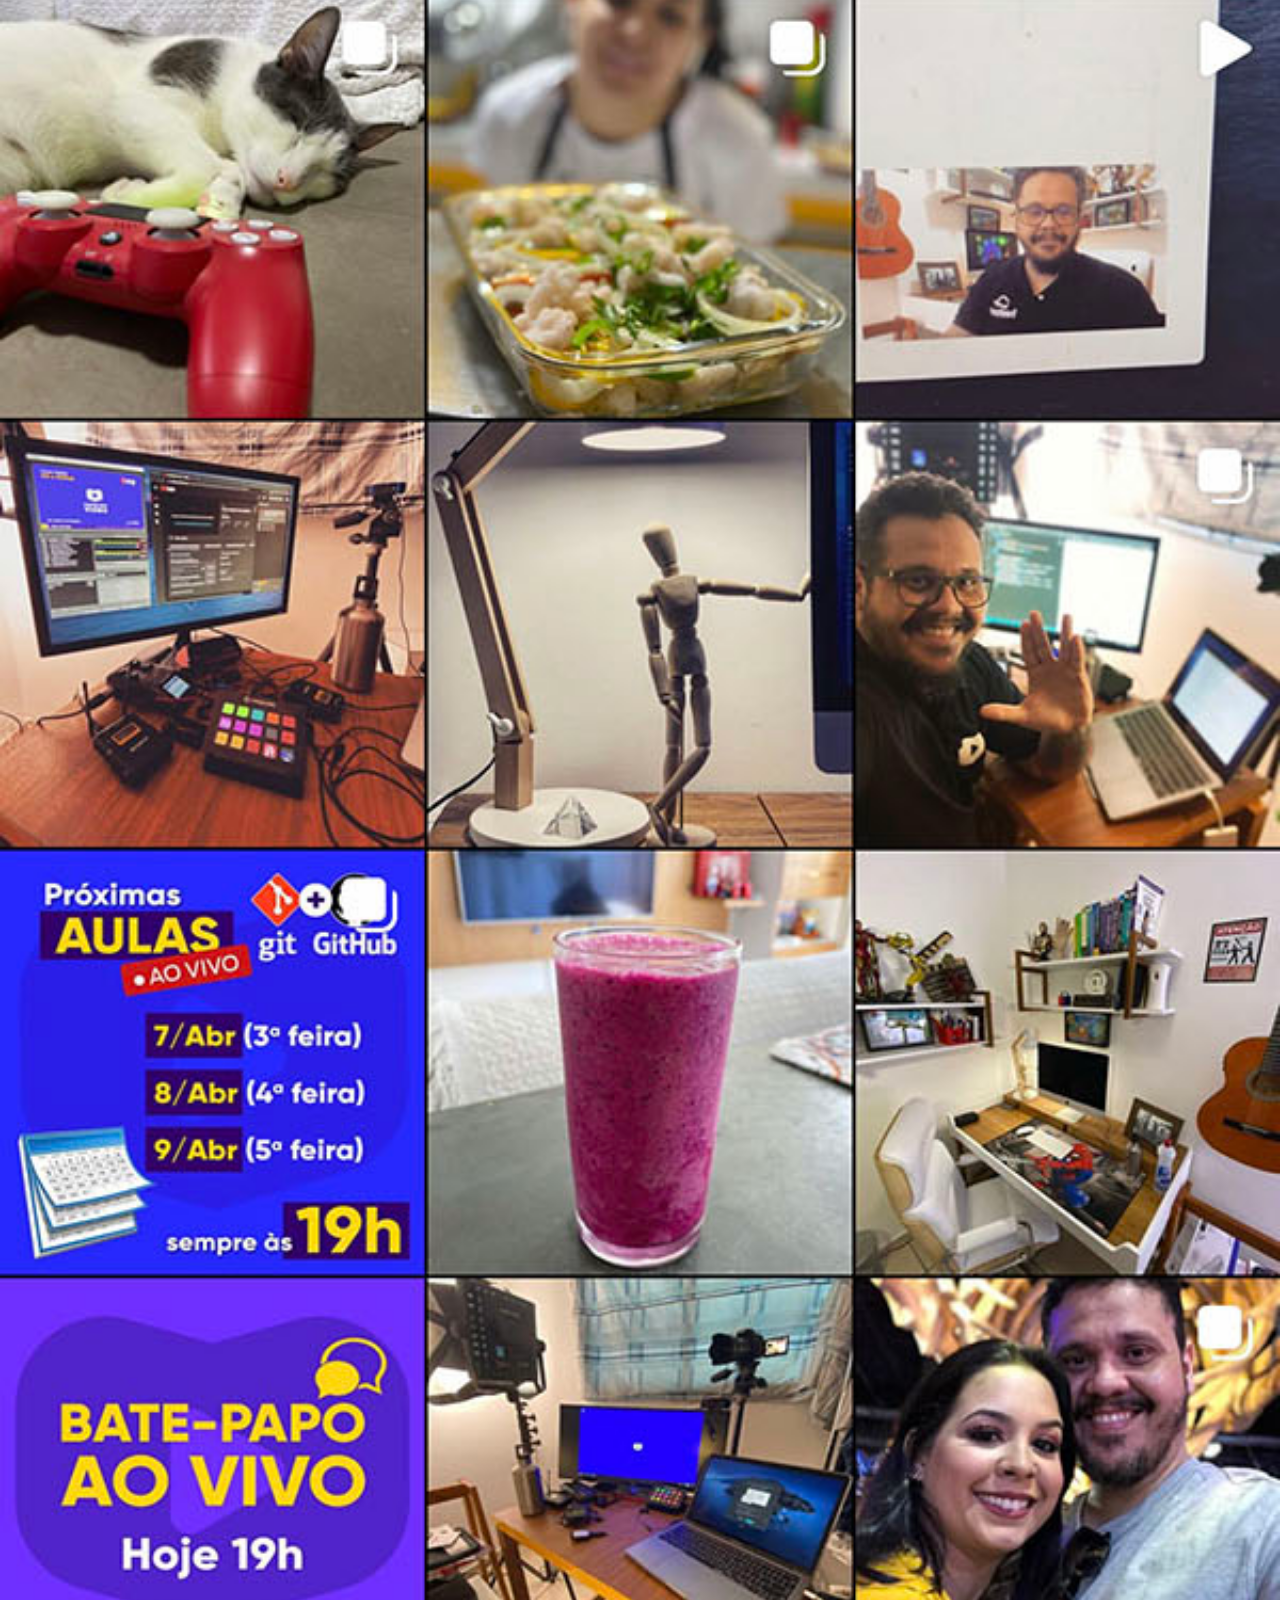
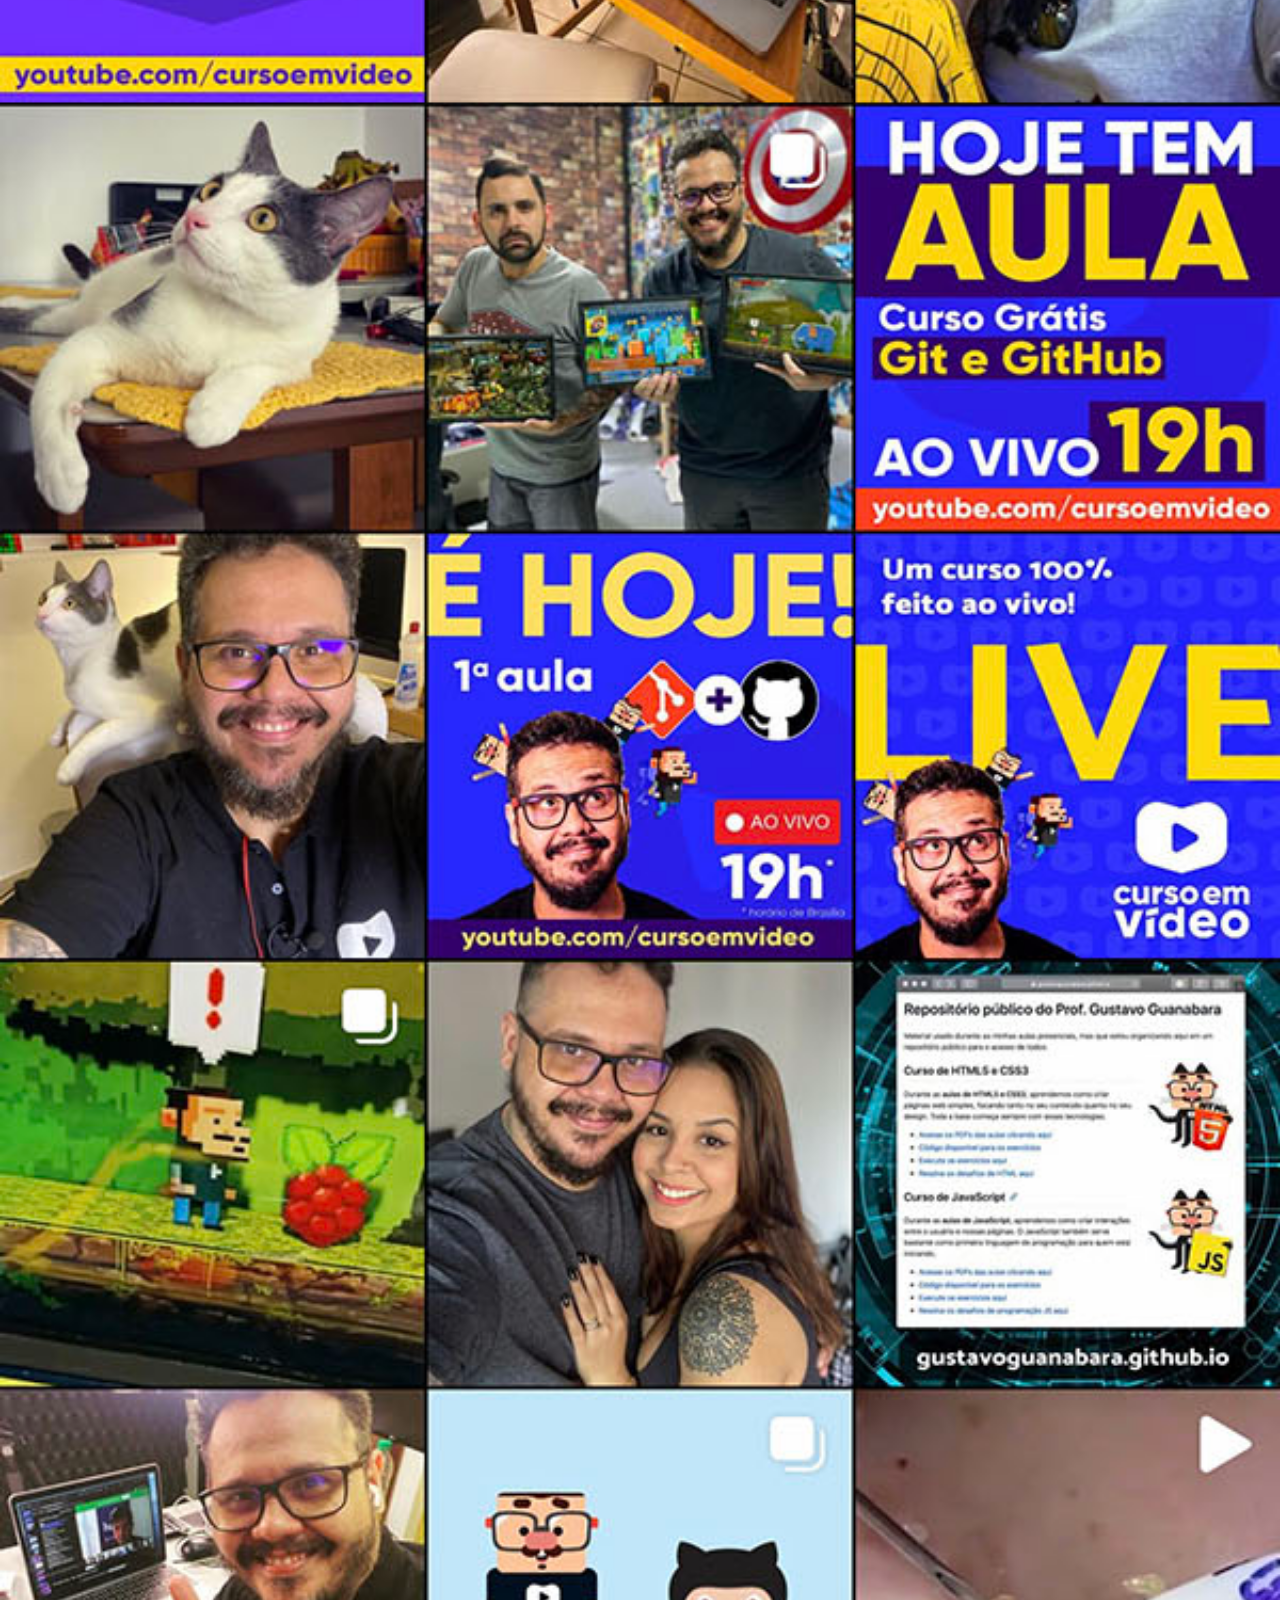
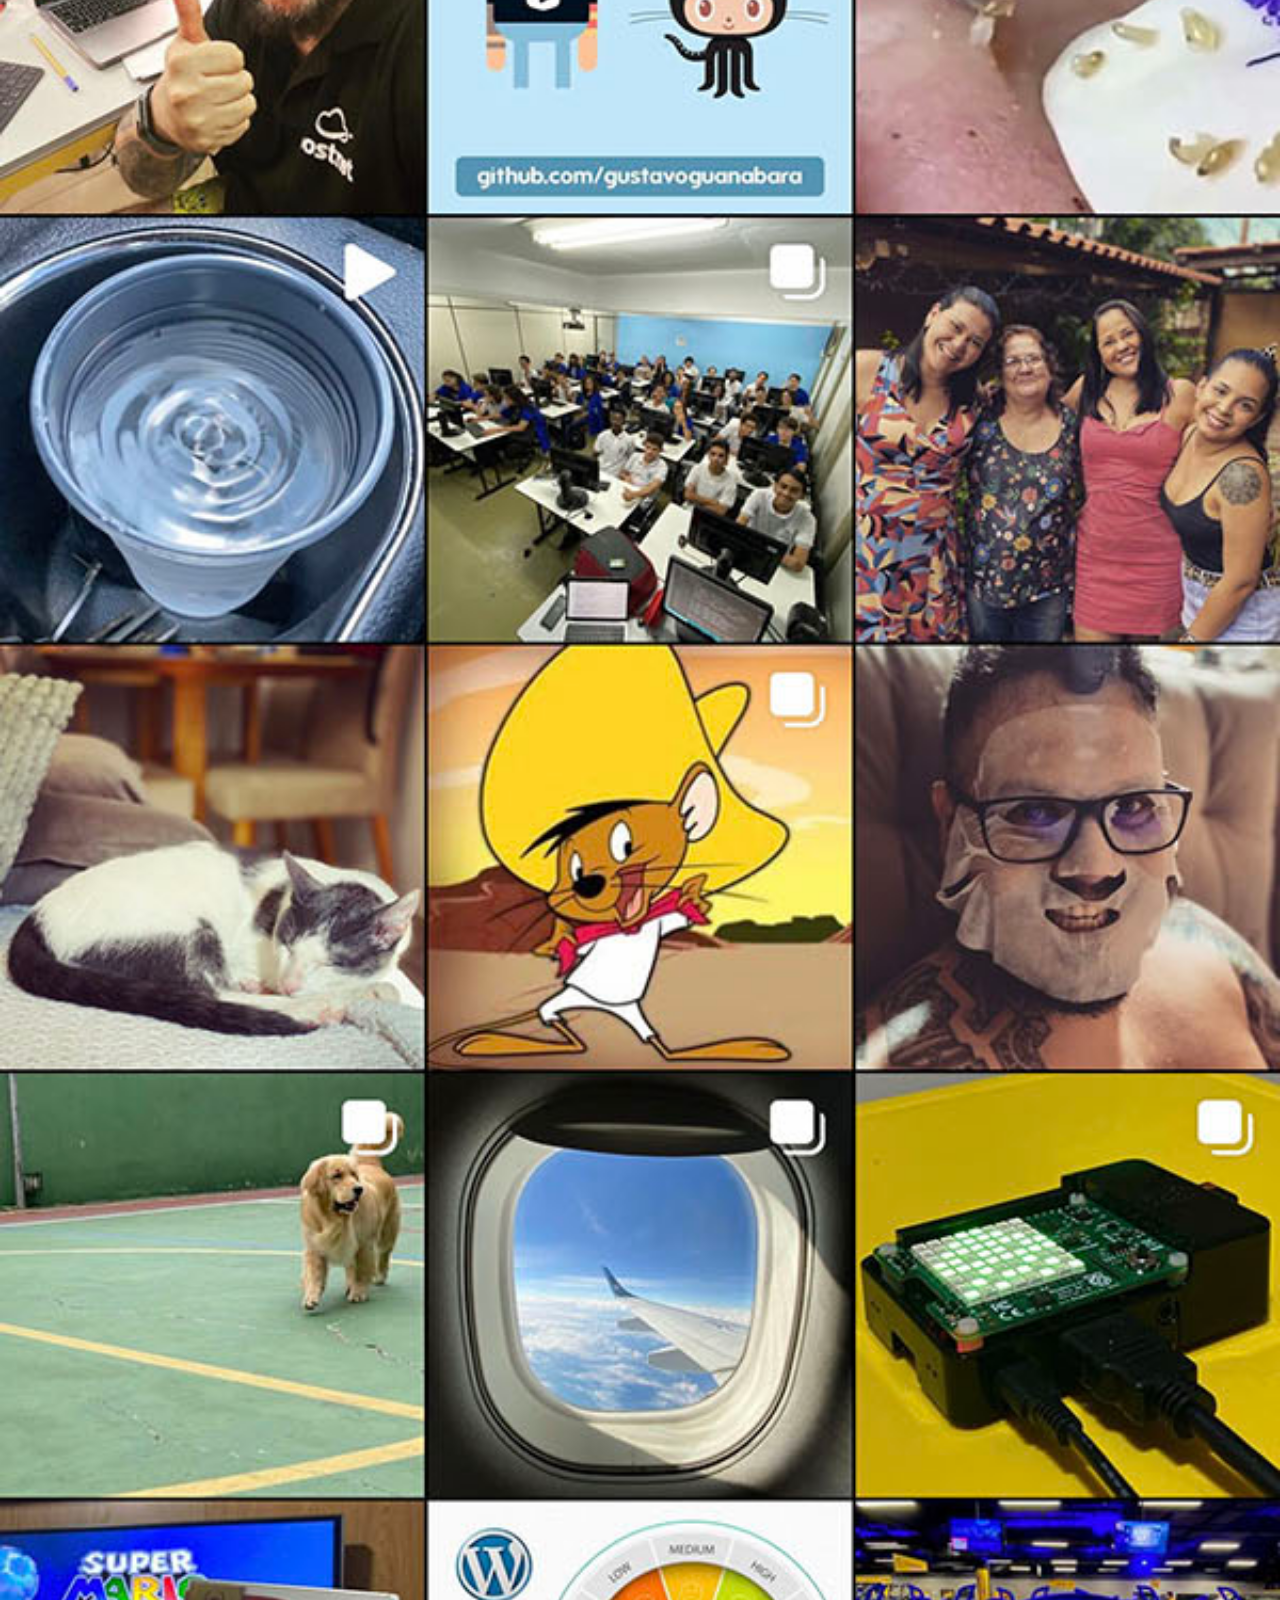
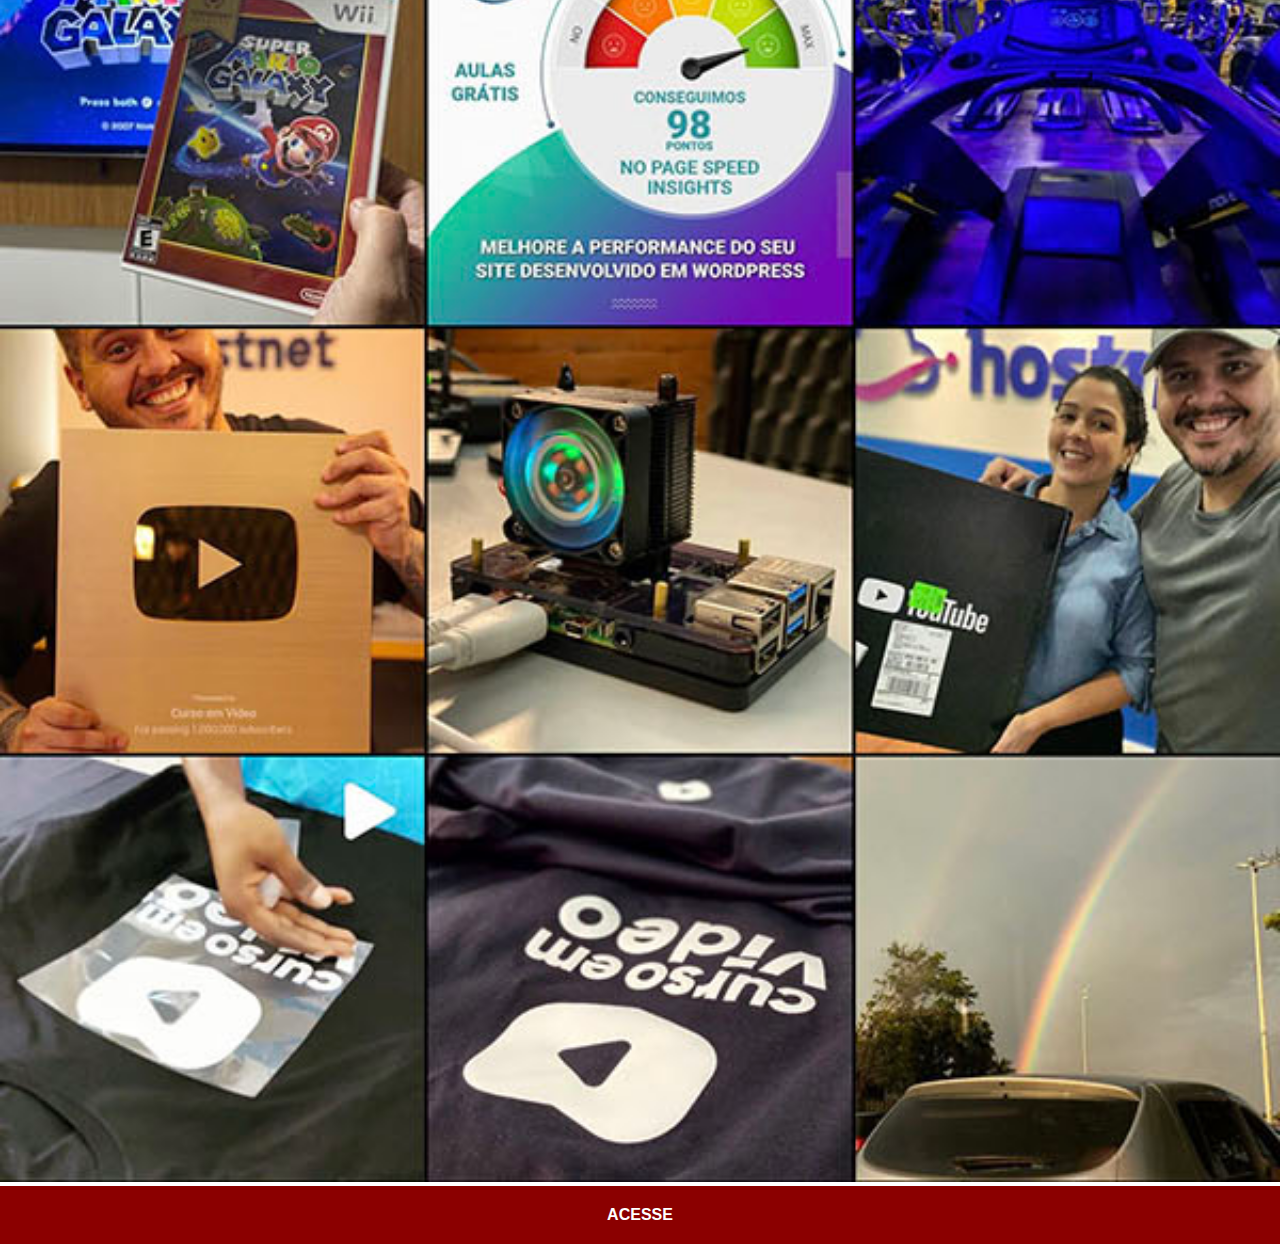
<file: instagram.html>
<!DOCTYPE html>
<html lang="pt-br">
<head>
    <meta charset="UTF-8">
    <meta name="viewport" content="width=device-width, initial-scale=1.0">
    <title>Instagram</title>
    <link rel="stylesheet" href="estilos/social.css">
</head>
<body>
    <img src="imagens/tela-instagram.jpg" alt="Instagram">
    <a href="https://www.instagram.com/gustavoguanabara/feed/" target="_blank">ACESSE</a>
</body>
</html>
</file>
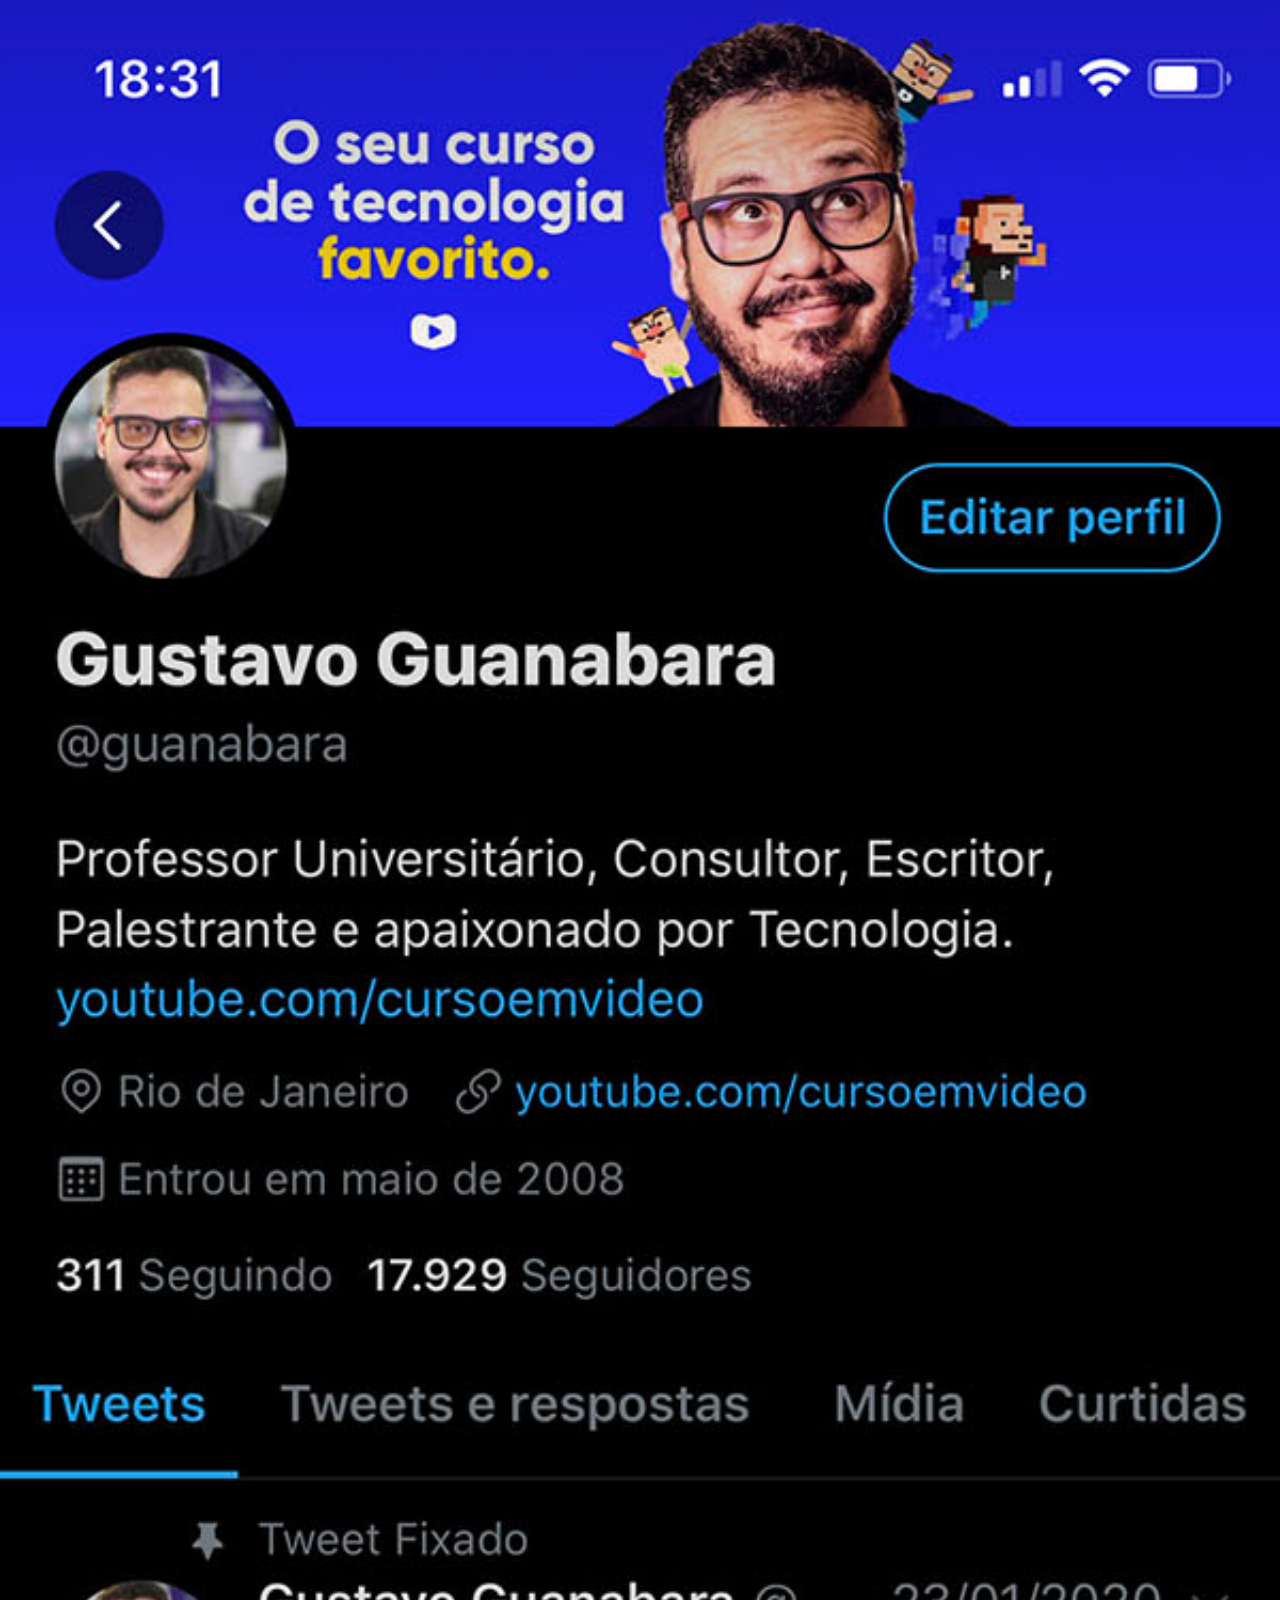
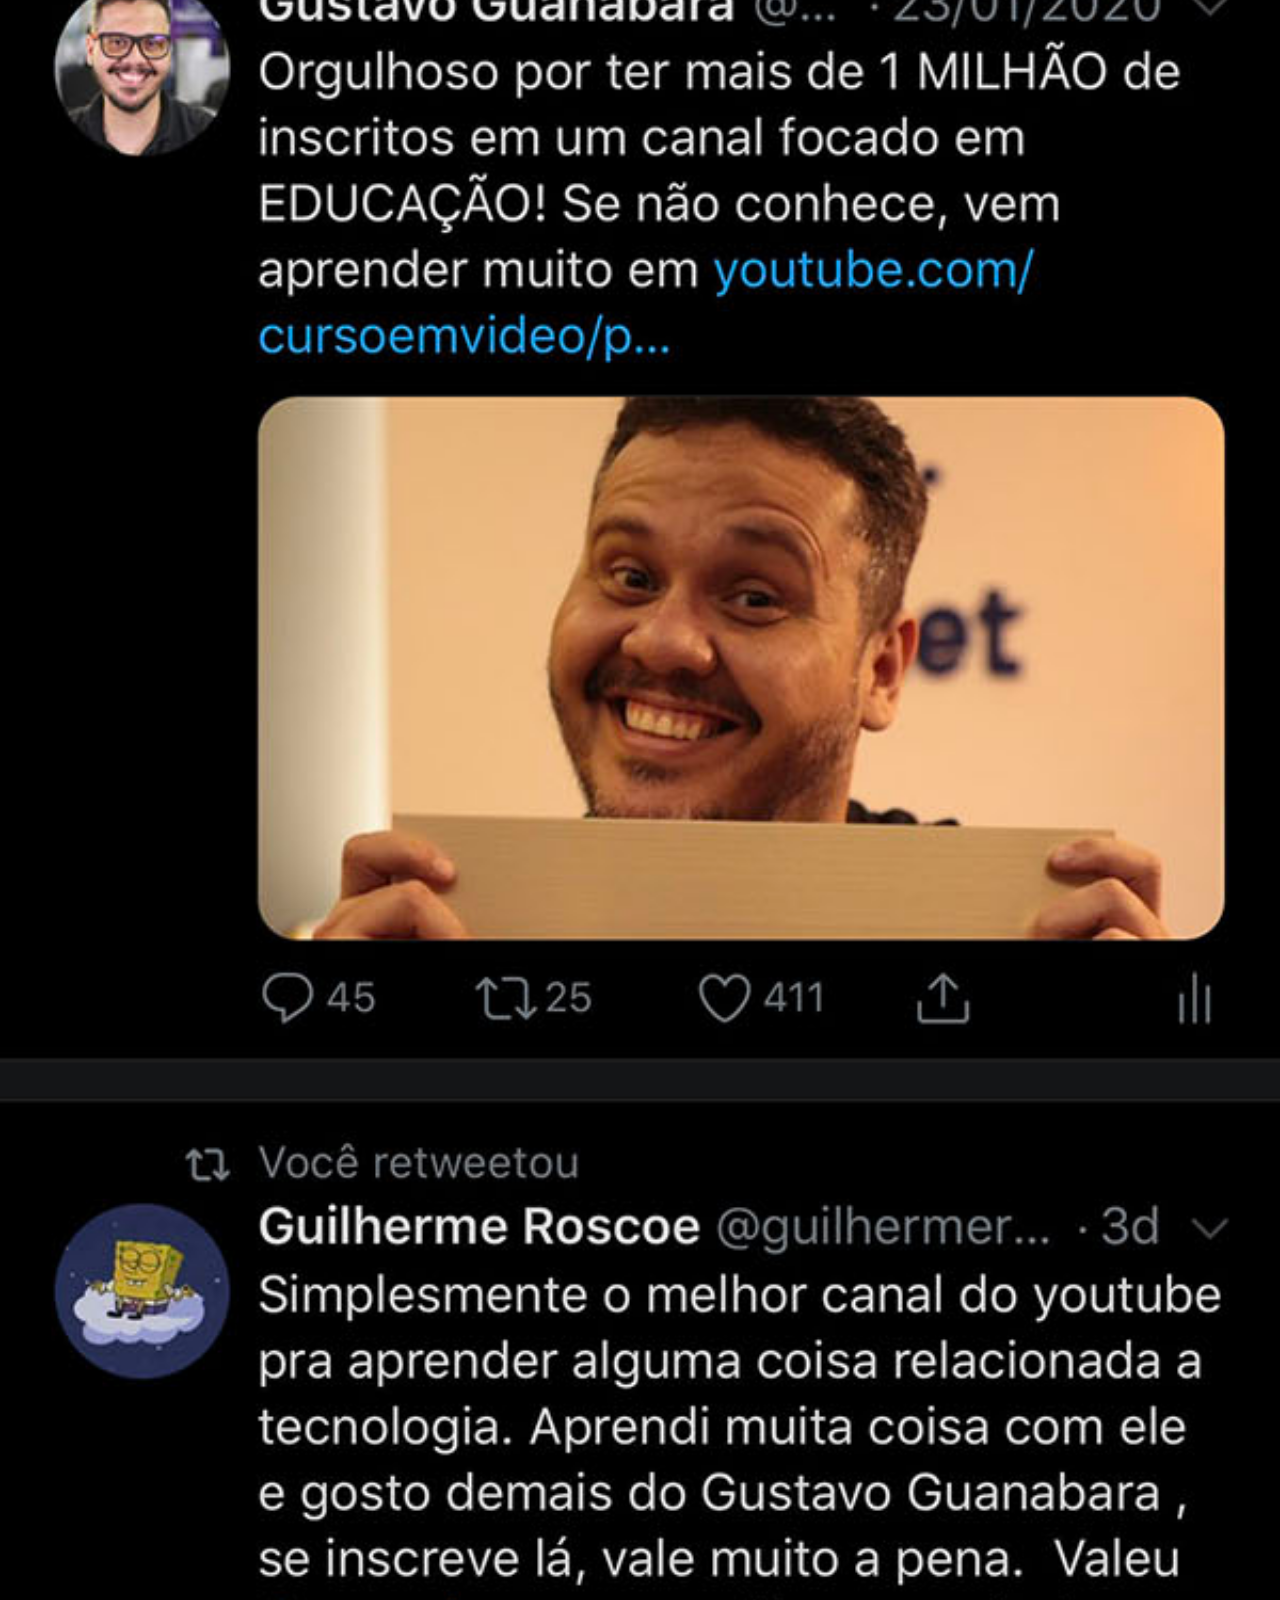
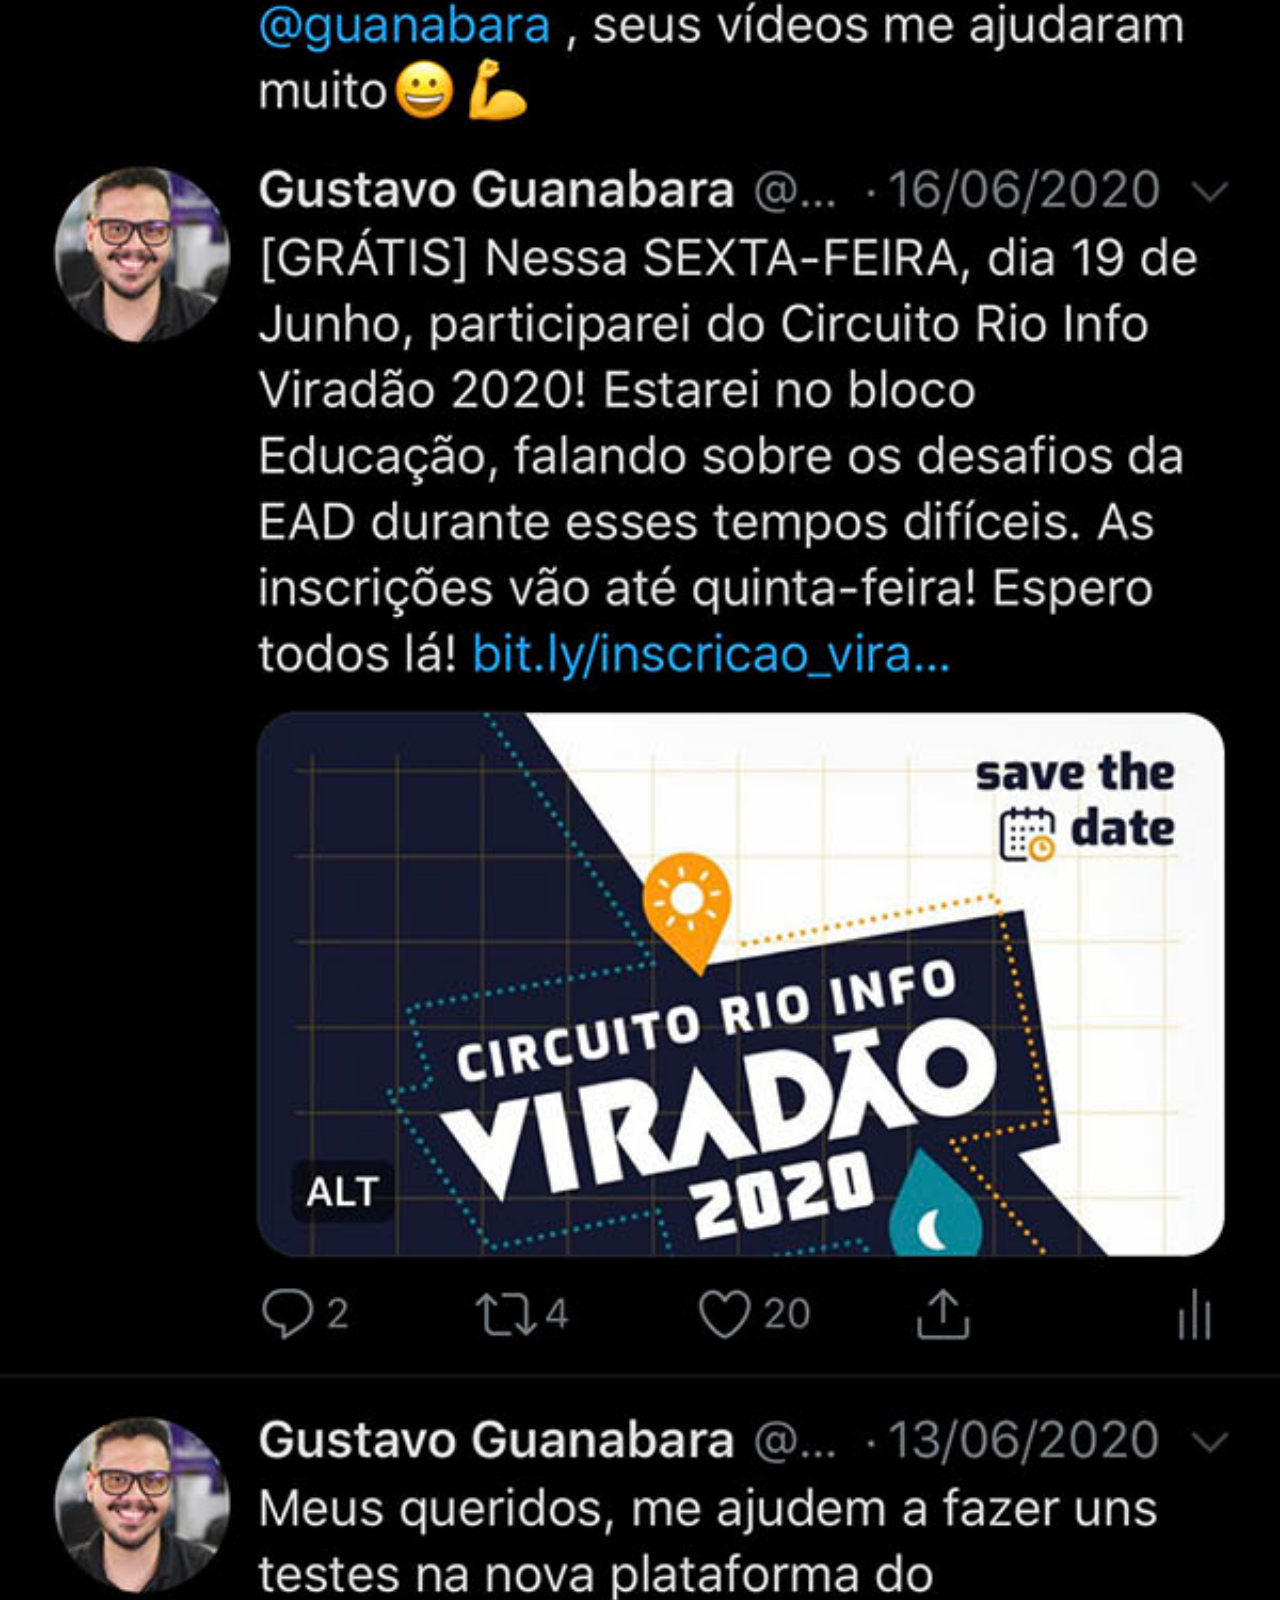
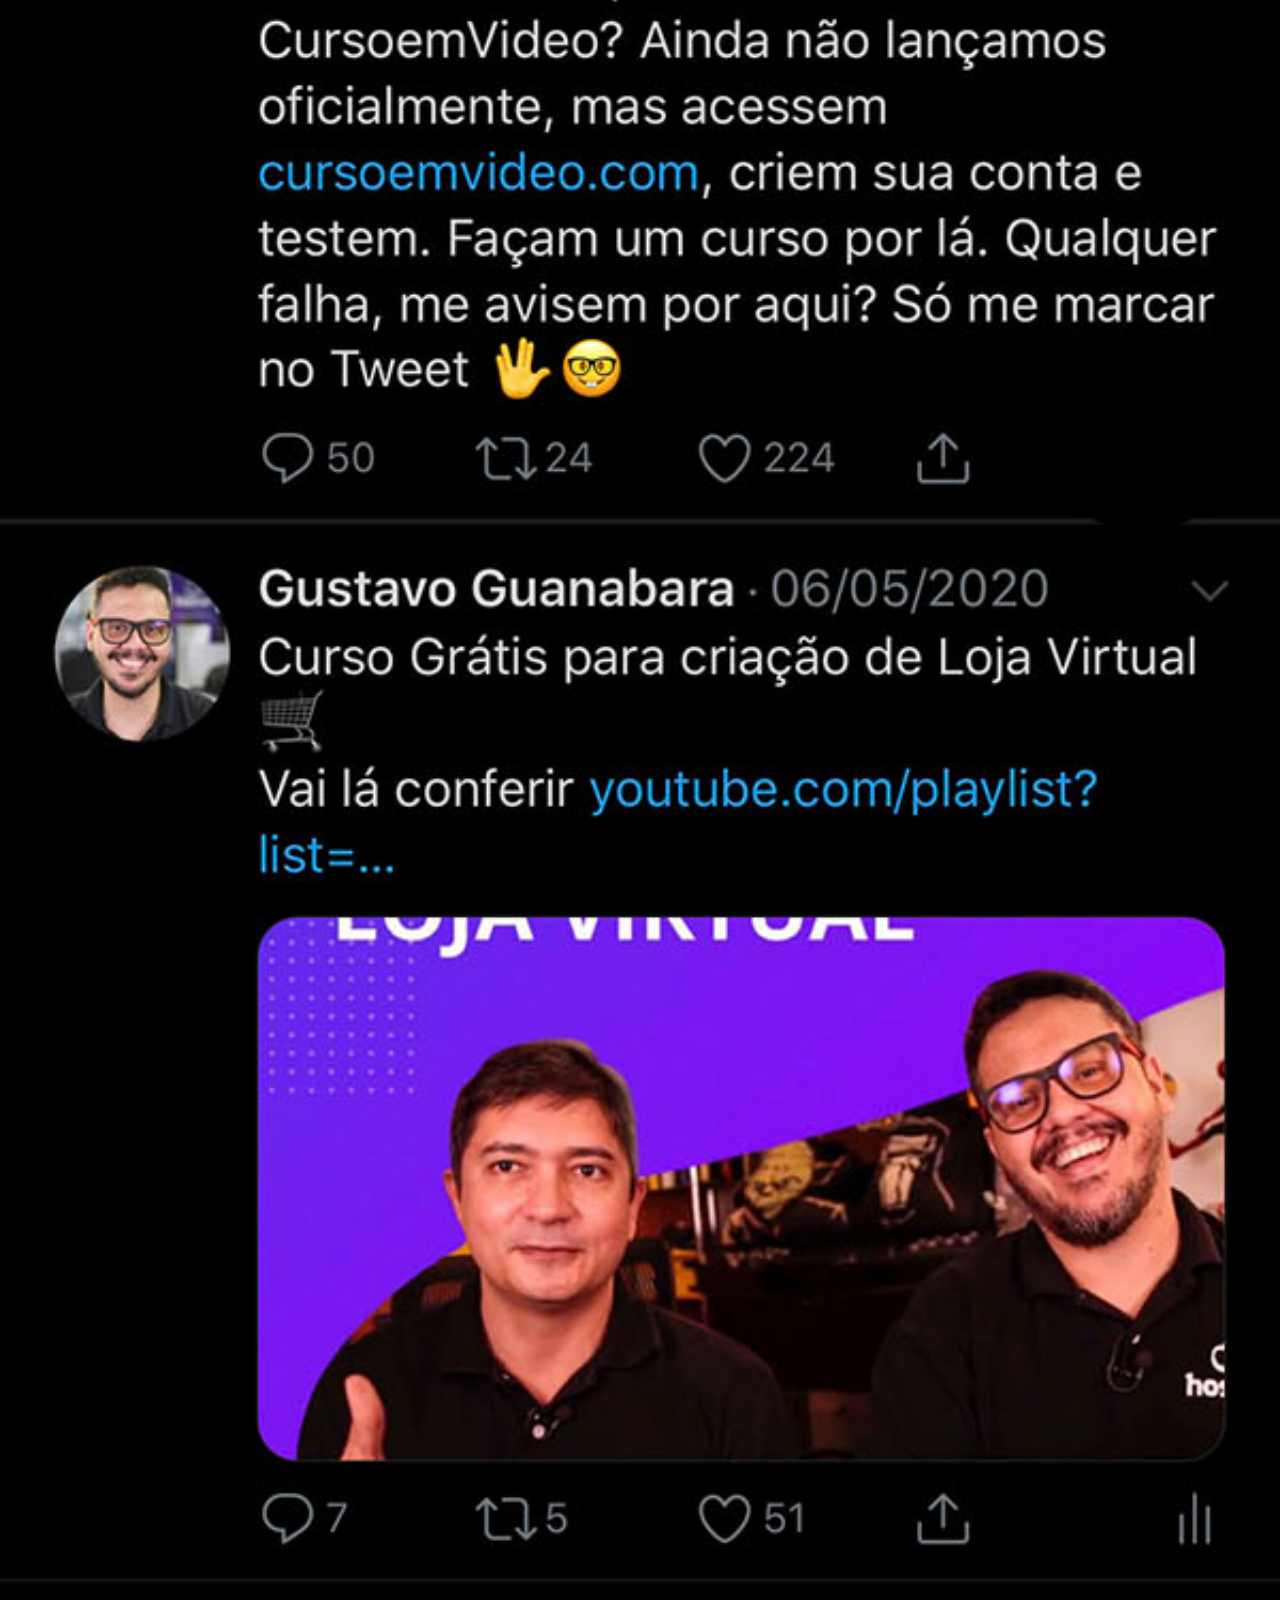
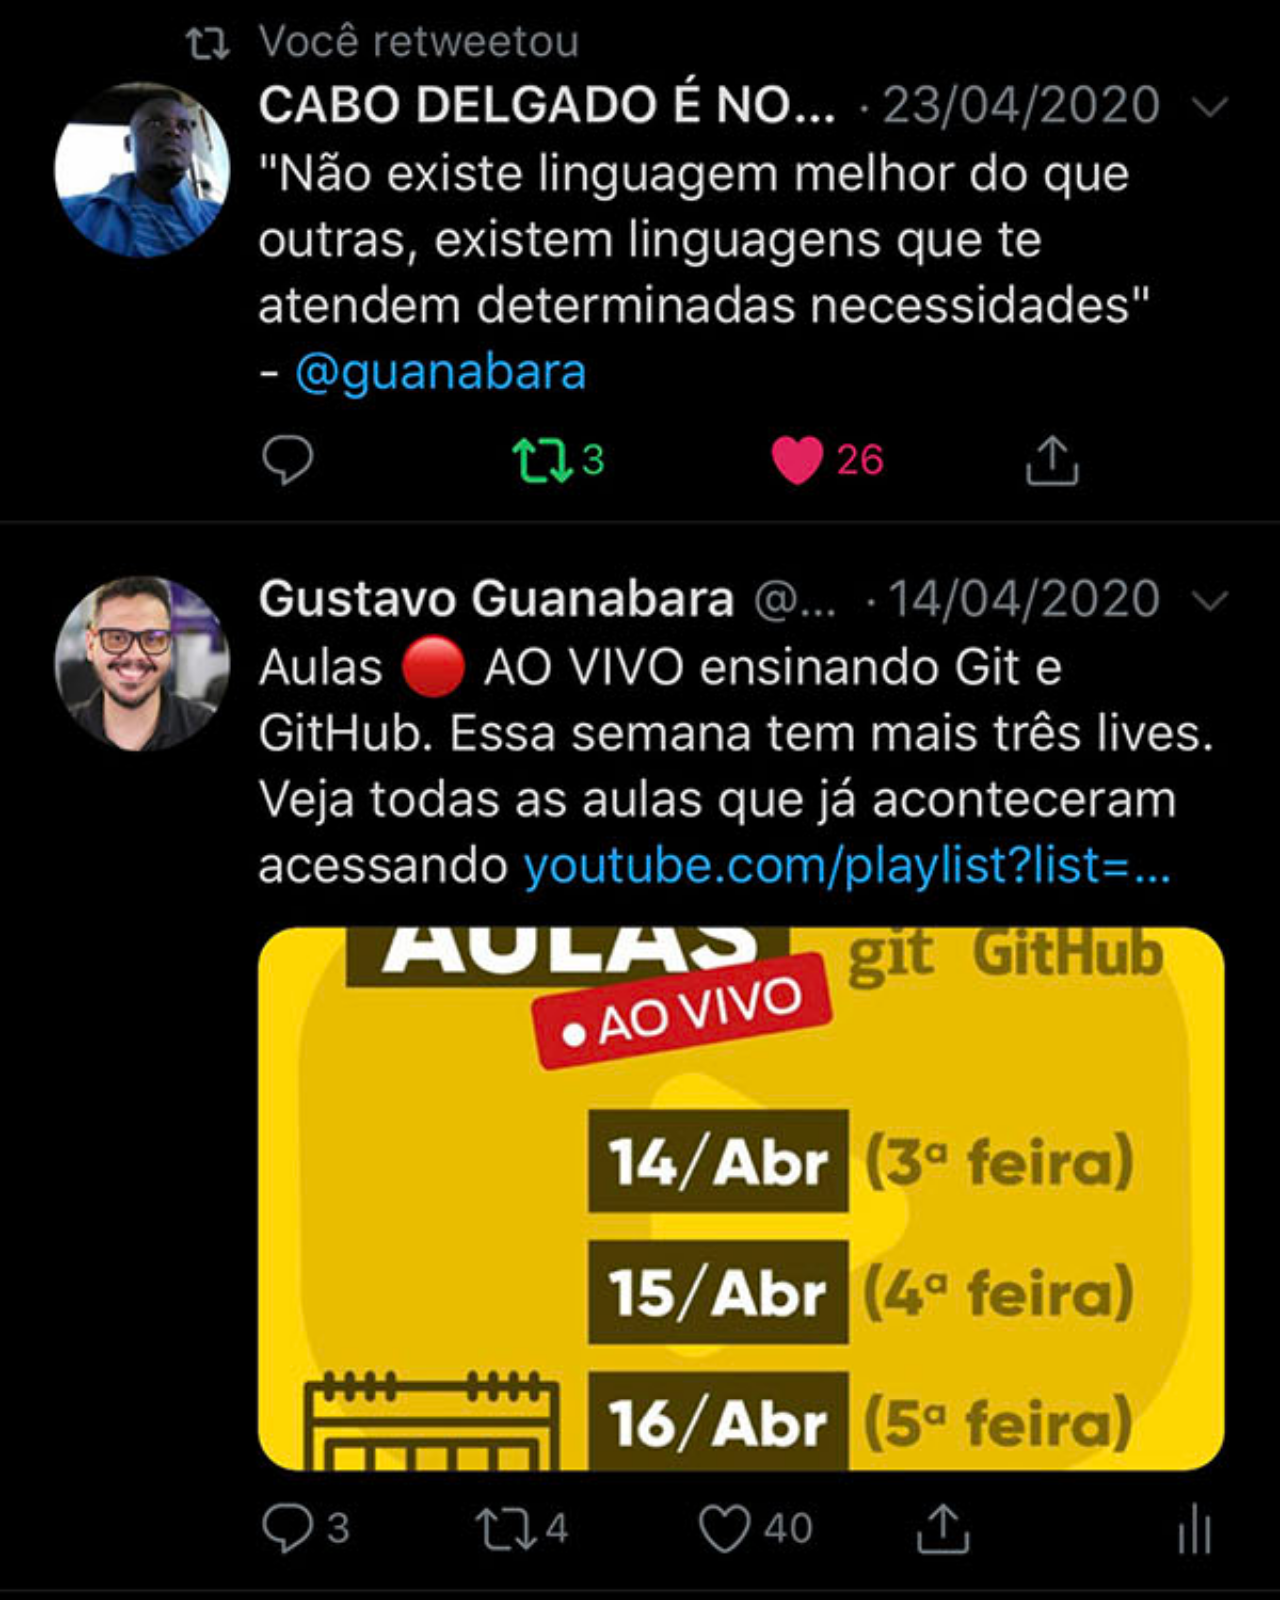
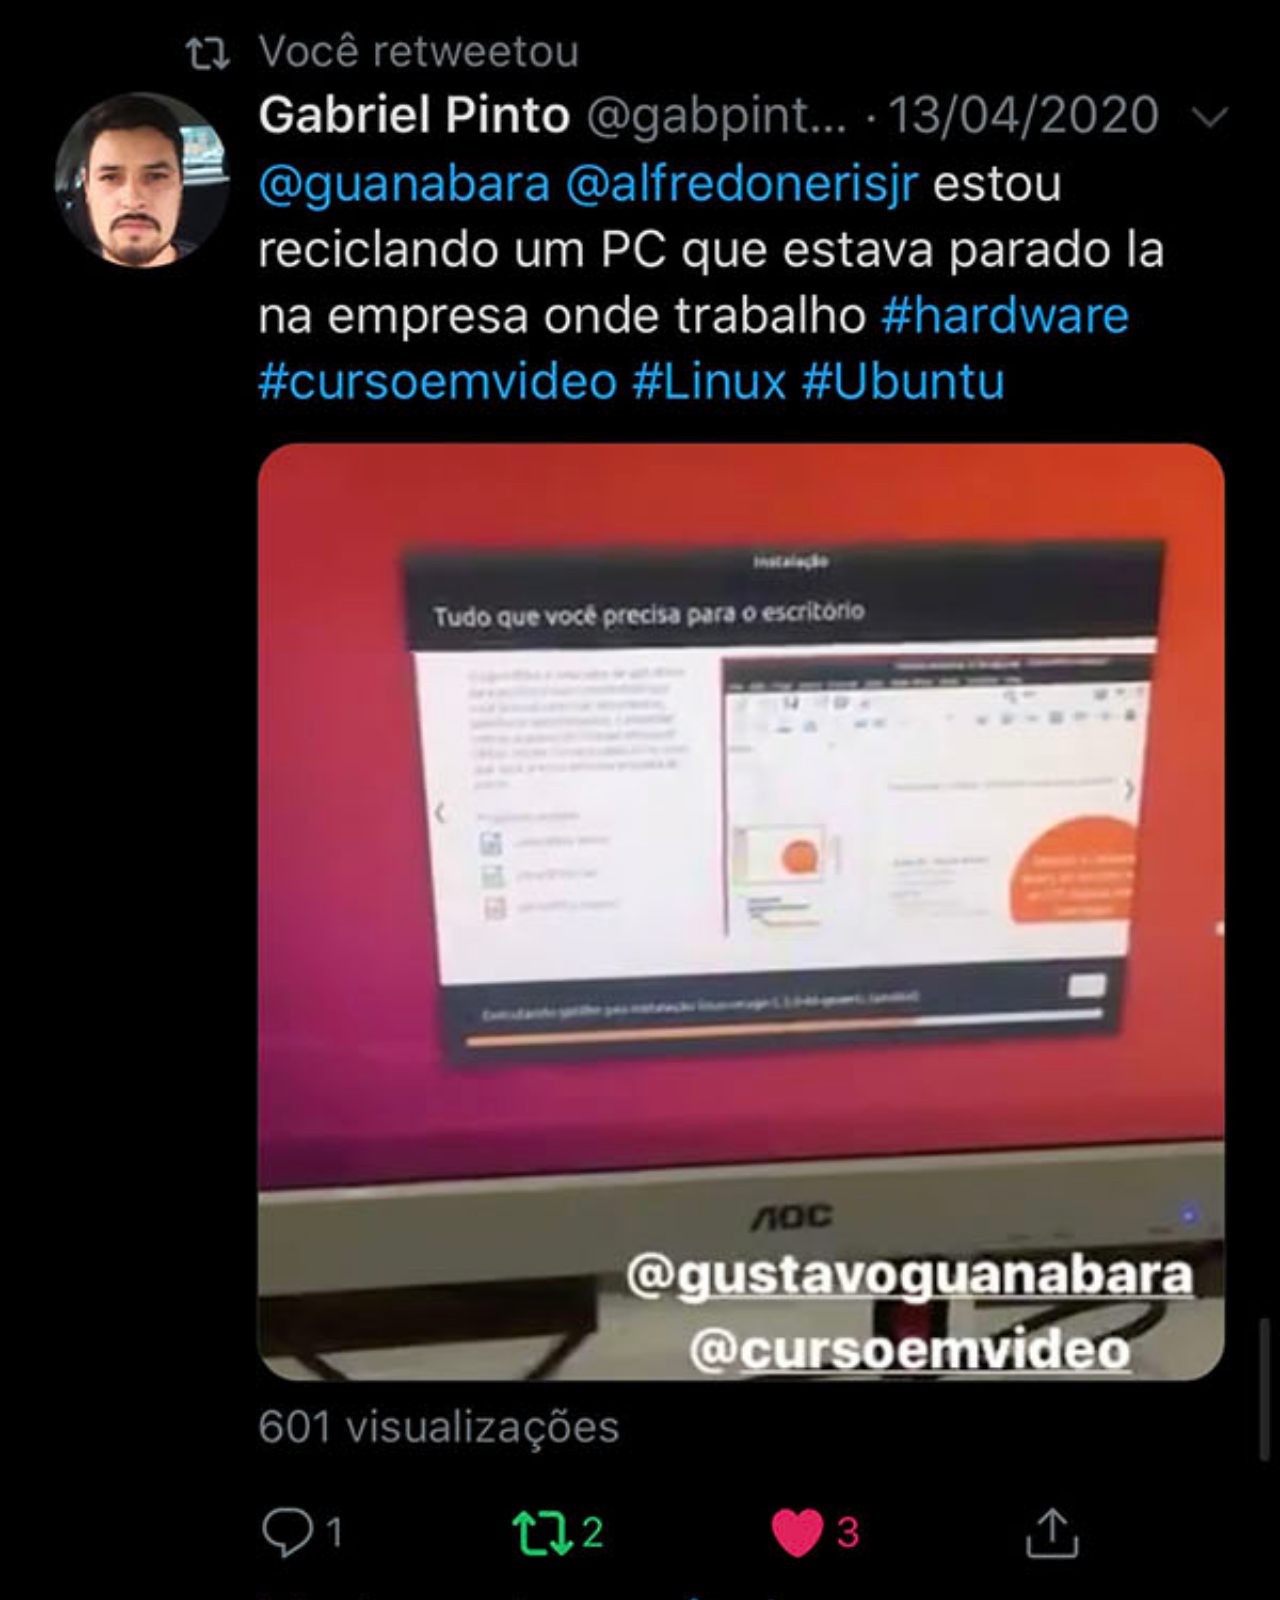
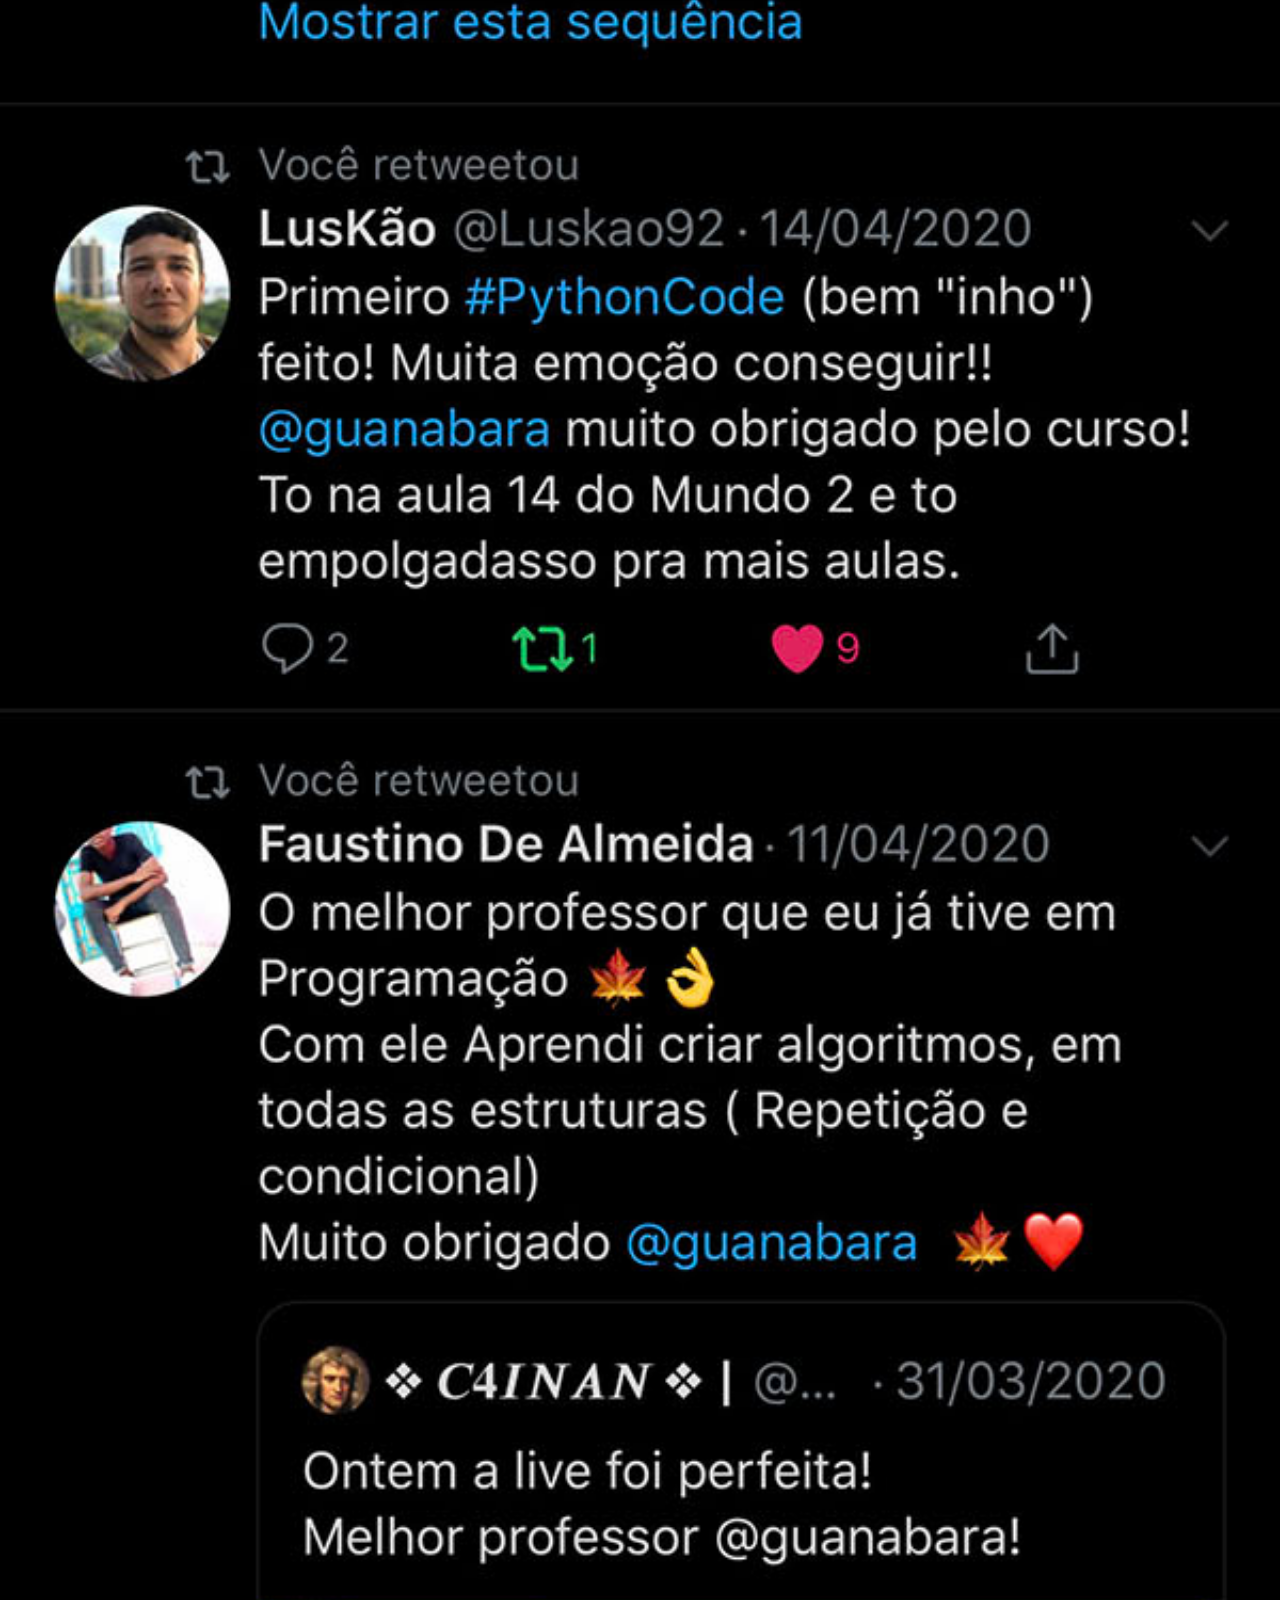
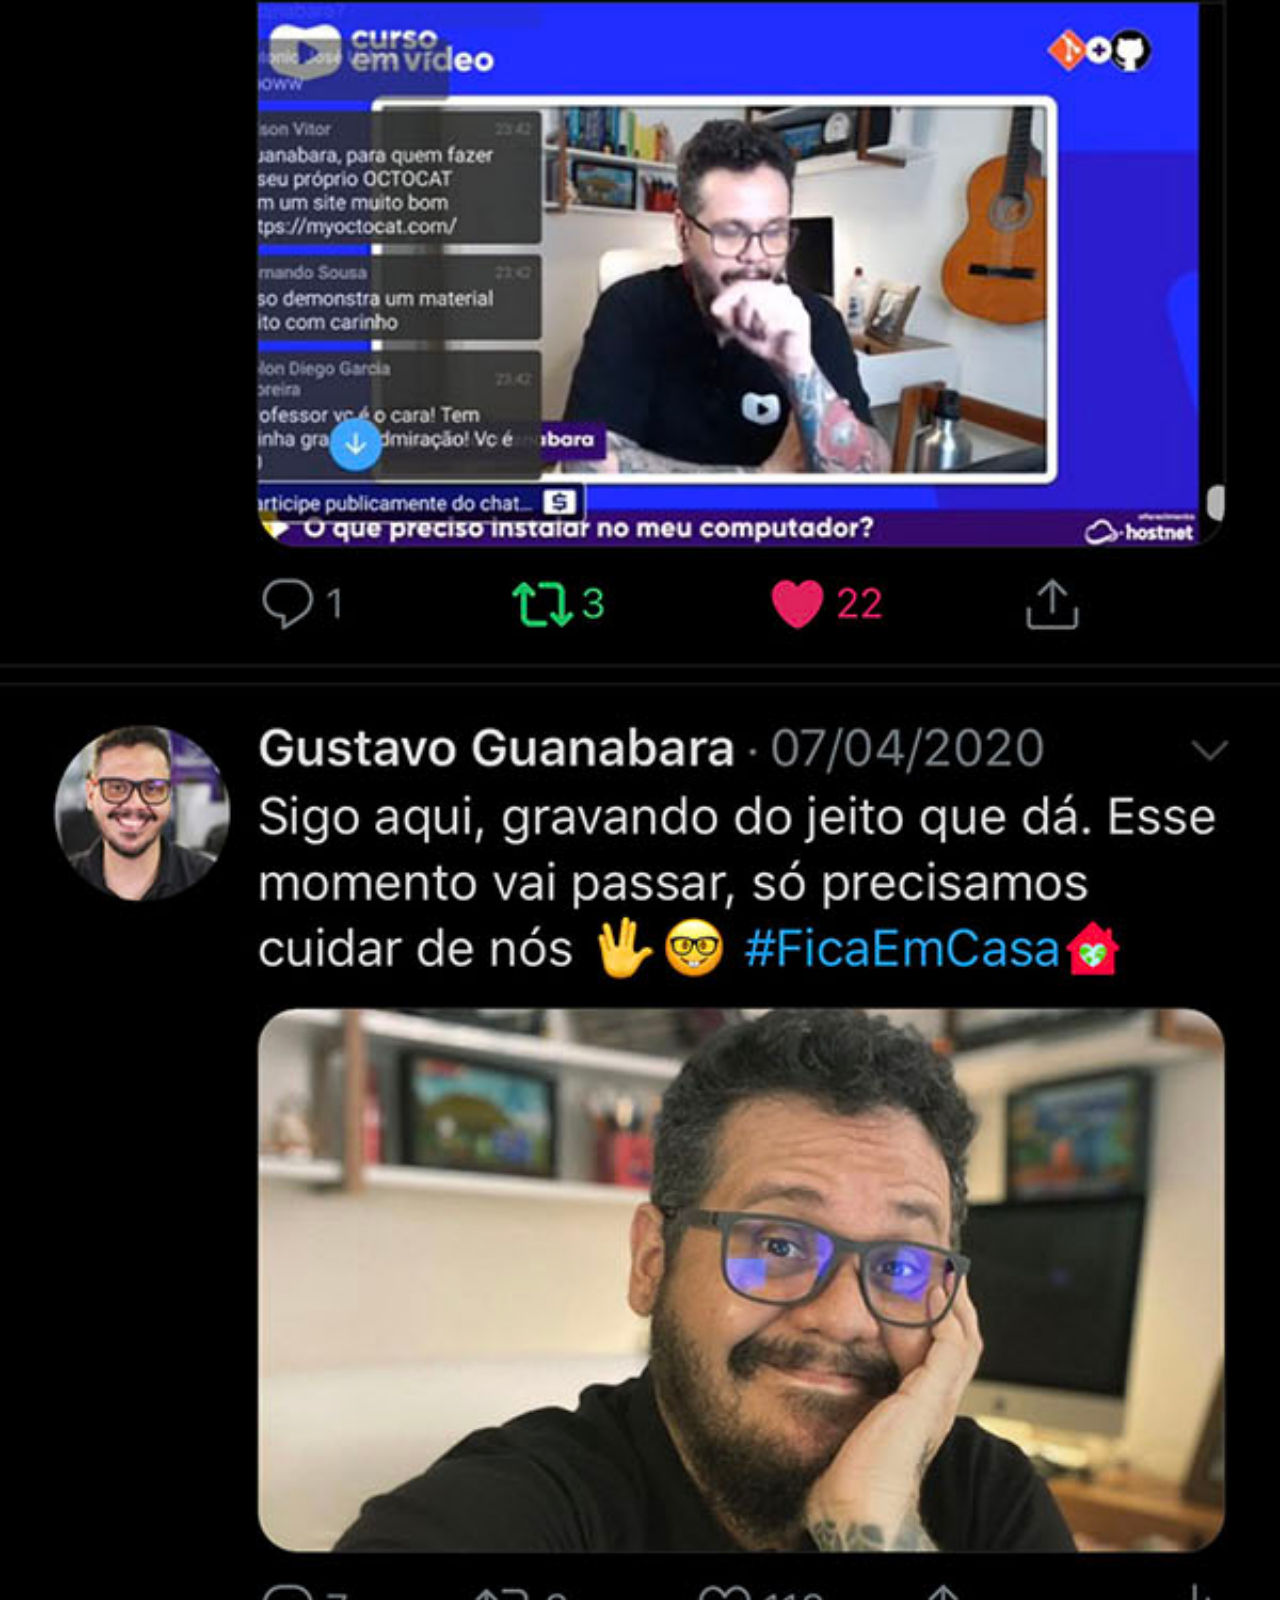
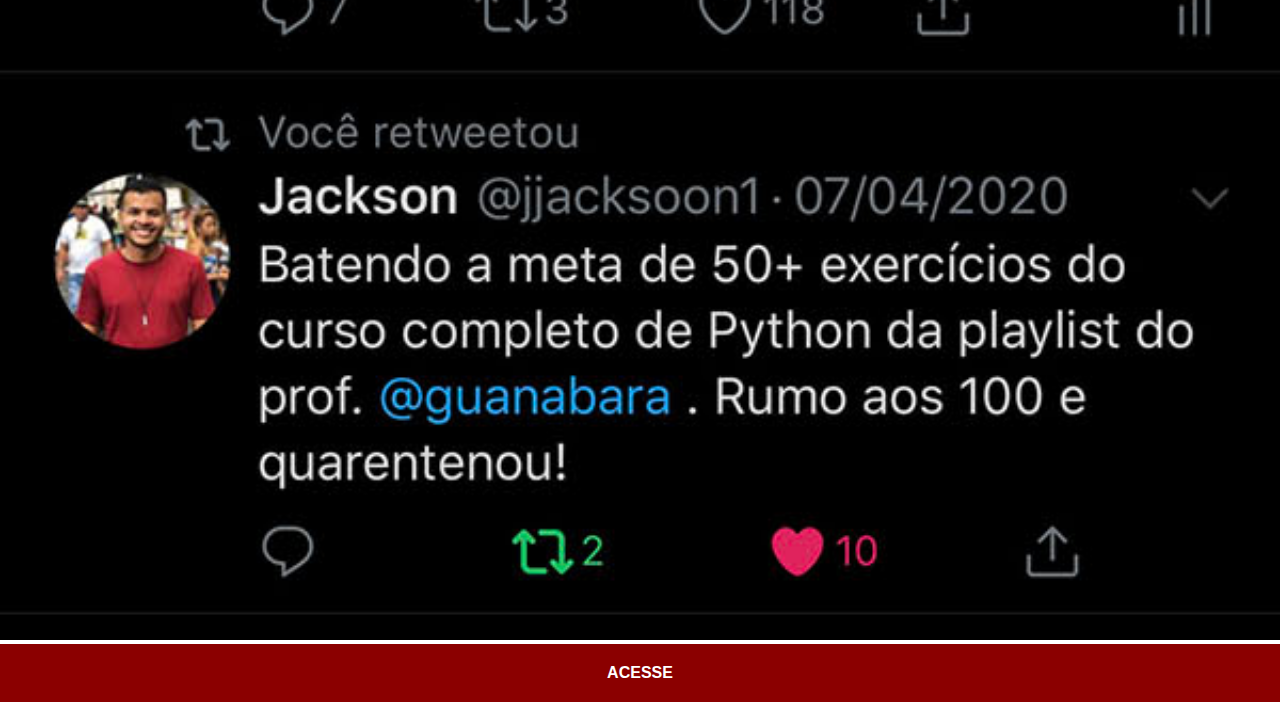
<file: twitter.html>
<!DOCTYPE html>
<html lang="pt-br">
<head>
    <meta charset="UTF-8">
    <meta name="viewport" content="width=device-width, initial-scale=1.0">
    <title>Twitter</title>
    <link rel="stylesheet" href="estilos/social.css">
</head>
<body>
    <img src="imagens/tela-twitter.jpg" alt="Twitter">
    <a href="https://twitter.com/guanabara?ref_src=twsrc%5Egoogle%7Ctwcamp%5Eserp%7Ctwgr%5Eauthor" target="_blank">ACESSE</a>
</body>
</html>
</file>
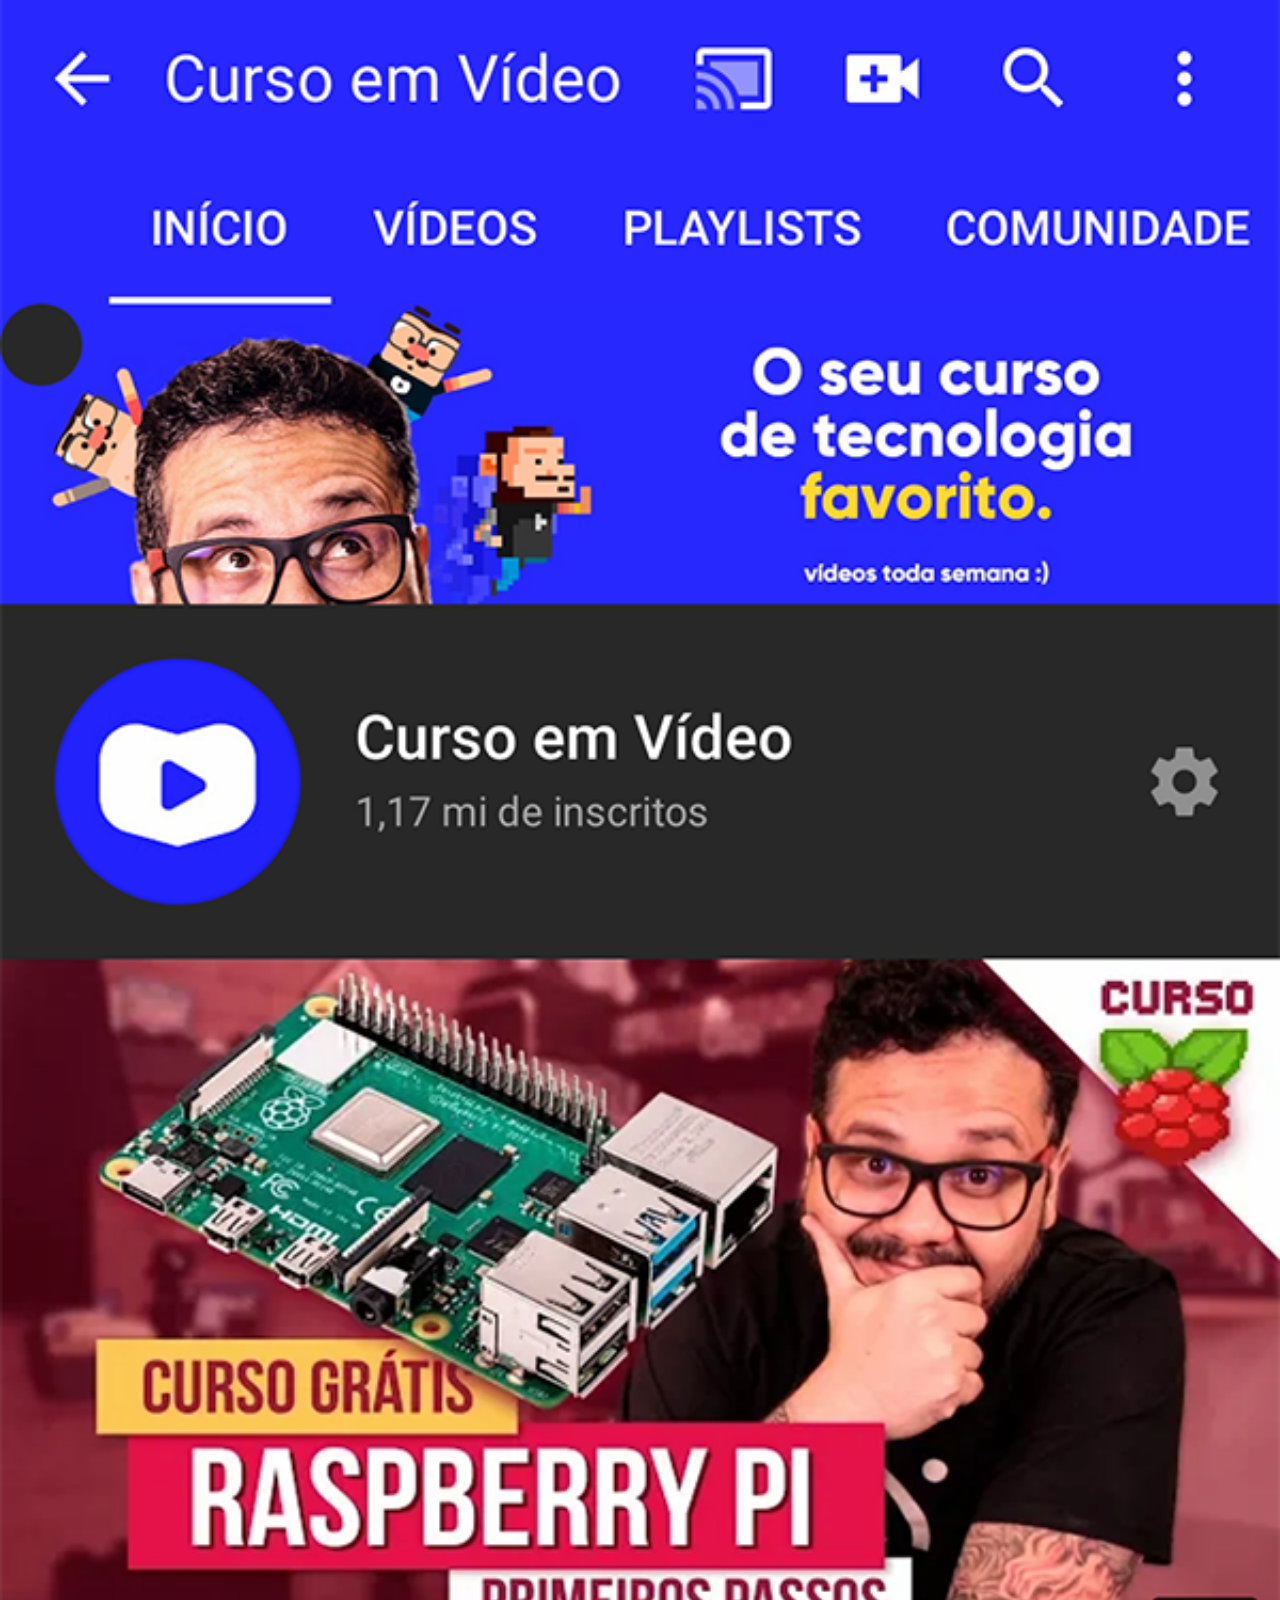
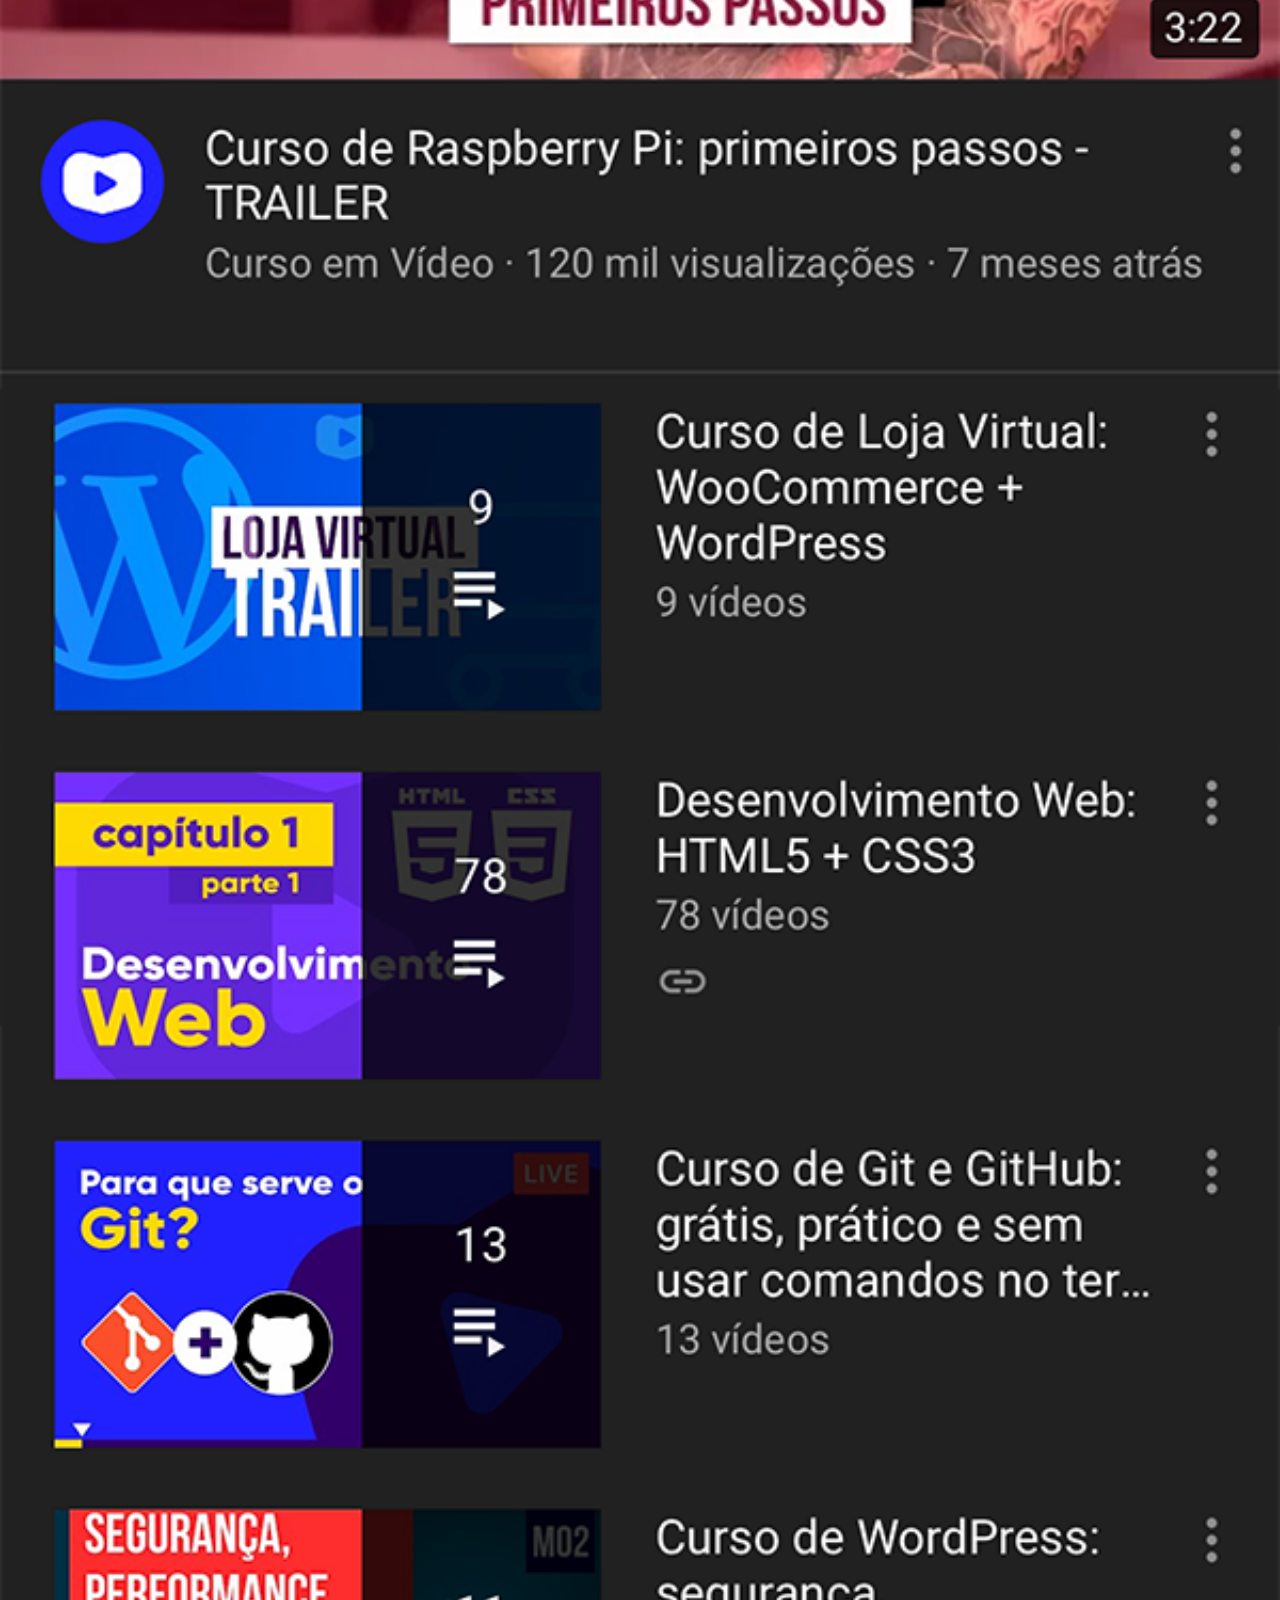
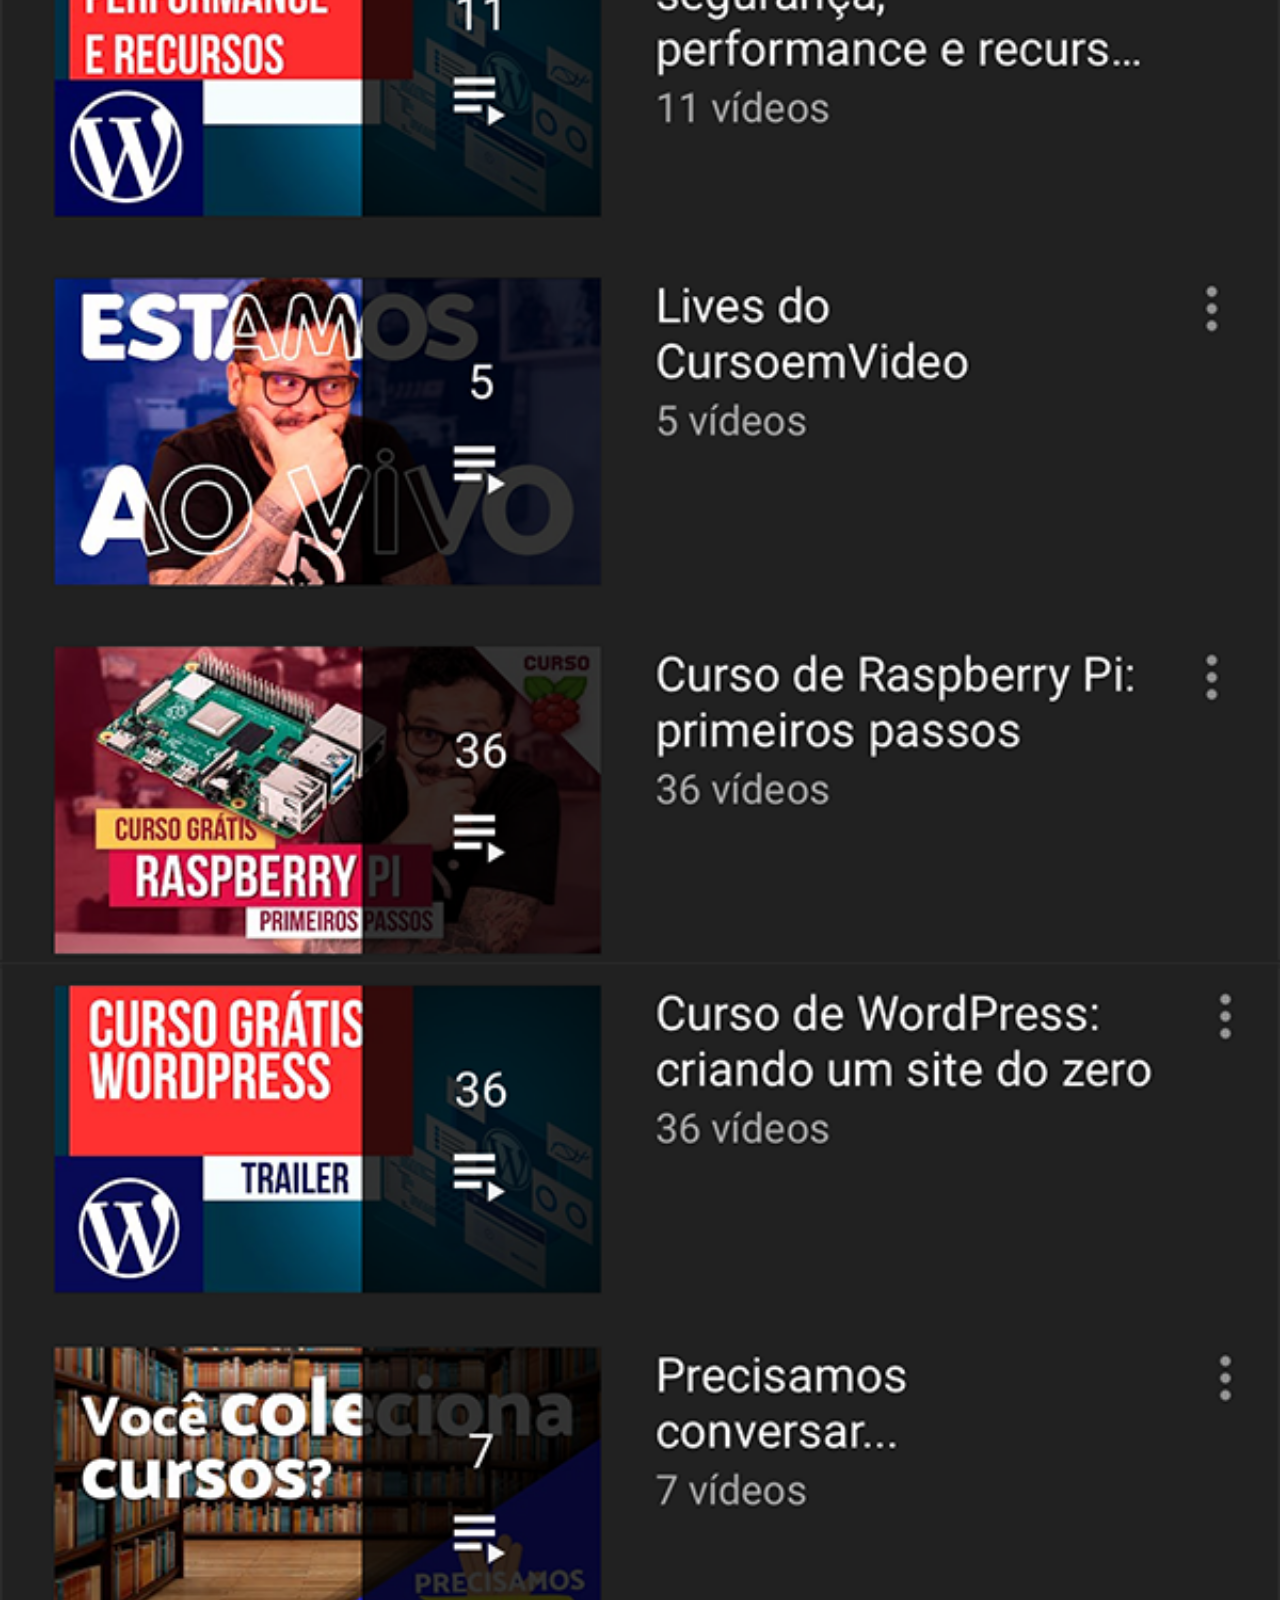
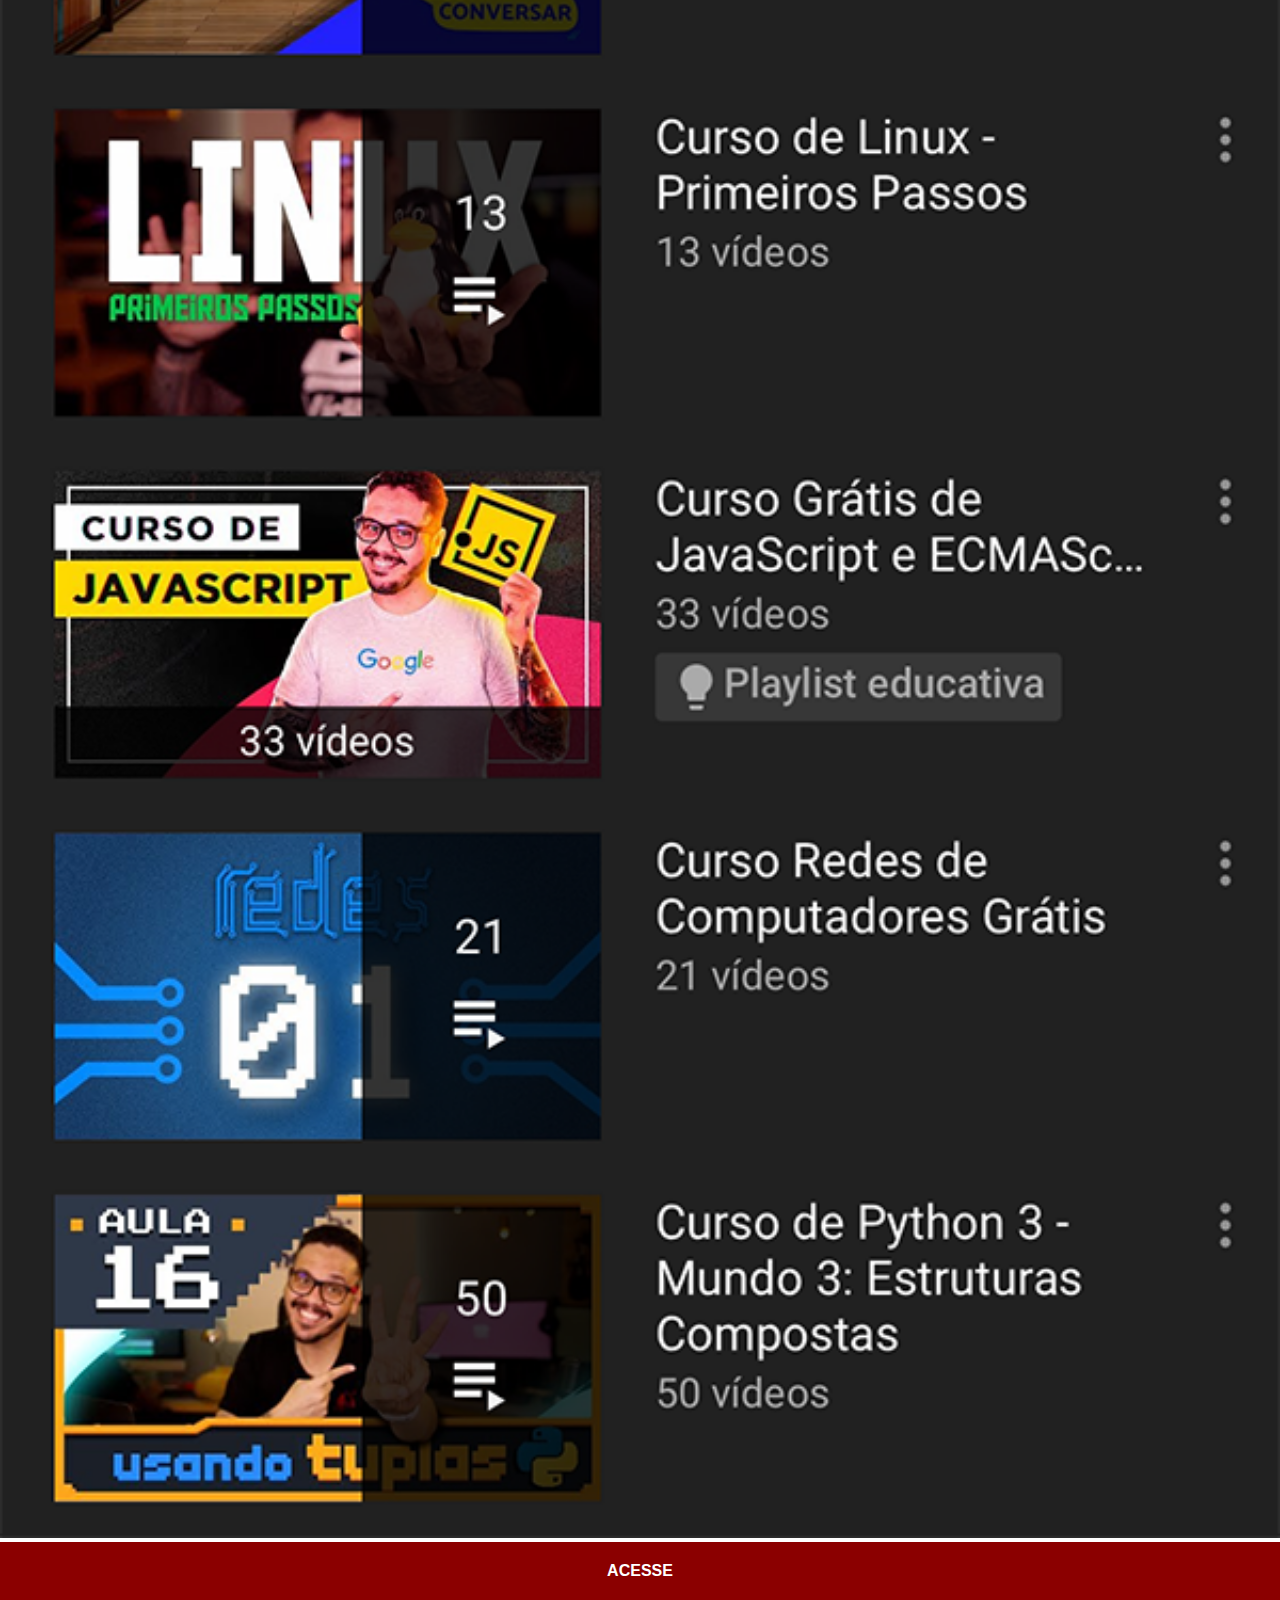
<file: youtube.html>
<!DOCTYPE html>
<html lang="pt-br">
<head>
    <meta charset="UTF-8">
    <meta name="viewport" content="width=device-width, initial-scale=1.0">
    <title>YouTube</title>
   <link rel="stylesheet" href="estilos/social.css">
    
</head>
<body>
    <img src="imagens/tela-youtube.png" alt="YouTube">
    <a href="https://www.youtube.com/@CursoemVideo/playlists" target="_blank">ACESSE</a>
</body>
</html>
</file>
<file: estilos/style.css>
@charset "UT-F8";

* {
    margin: 0px;
    padding: 0px;
    font-family: Arial, Helvetica, sans-serif;
}

html, body {
    height: 100vh;
    width: 100vw;
    background-color: black;
}

body {
    background: url('../imagens/fundo-madeira.jpg')
    no-repeat top center;
    background-size: cover;
    background-attachment: fixed;
}

main {
    position: relative;
    height: 100vh;   
}

section#telefone {
    position: absolute;
    top: 50%;
    left: 50%;
    transform: translate(-50%, -50%);

    height: 627px;
    width: 311px;
    background: url('../imagens/frame-iphone.png') no-repeat;
}

iframe#tela {
    position: relative;
    top: 80px;
    left: 22px;
    width: 267px;
    height: 471px;
}

section#redes-sociais {
    text-align: right;
}

section#redes-sociais img {
    width: 50px;
    margin: 10px;
    border-radius: 50%;
    box-shadow: 2px 2px 5px rgba(0, 0, 0, 0.404);
    box-sizing: border-box;
}

section#redes-sociais img:hover {
    border: 2px solid rgba(255, 255, 255, 0.521);
    transform: translate(-3px, -3px);
    box-shadow: 5px 5px 10px rgba(0, 0, 0, 0.603);
    transition: transform .3s, border -1s;
}
</file>
<file: estilos/social.css>
@charset "UTF-8";

* {
    margin: 0px;
    padding: 0px;
    font-family: Arial, Helvetica, sans-serif;
}

::-webkit-scrollbar {
    width: 0px;
    height: 0px;
}
img {
    width: 100vw;
}

a {
    display: block;
    background-color: darkred;
    color: white;
    padding: 20px;
    text-align: center;
    font-weight: bolder;
    text-decoration: none;
}

a:hover {
    background-color: red;
}
</file>
